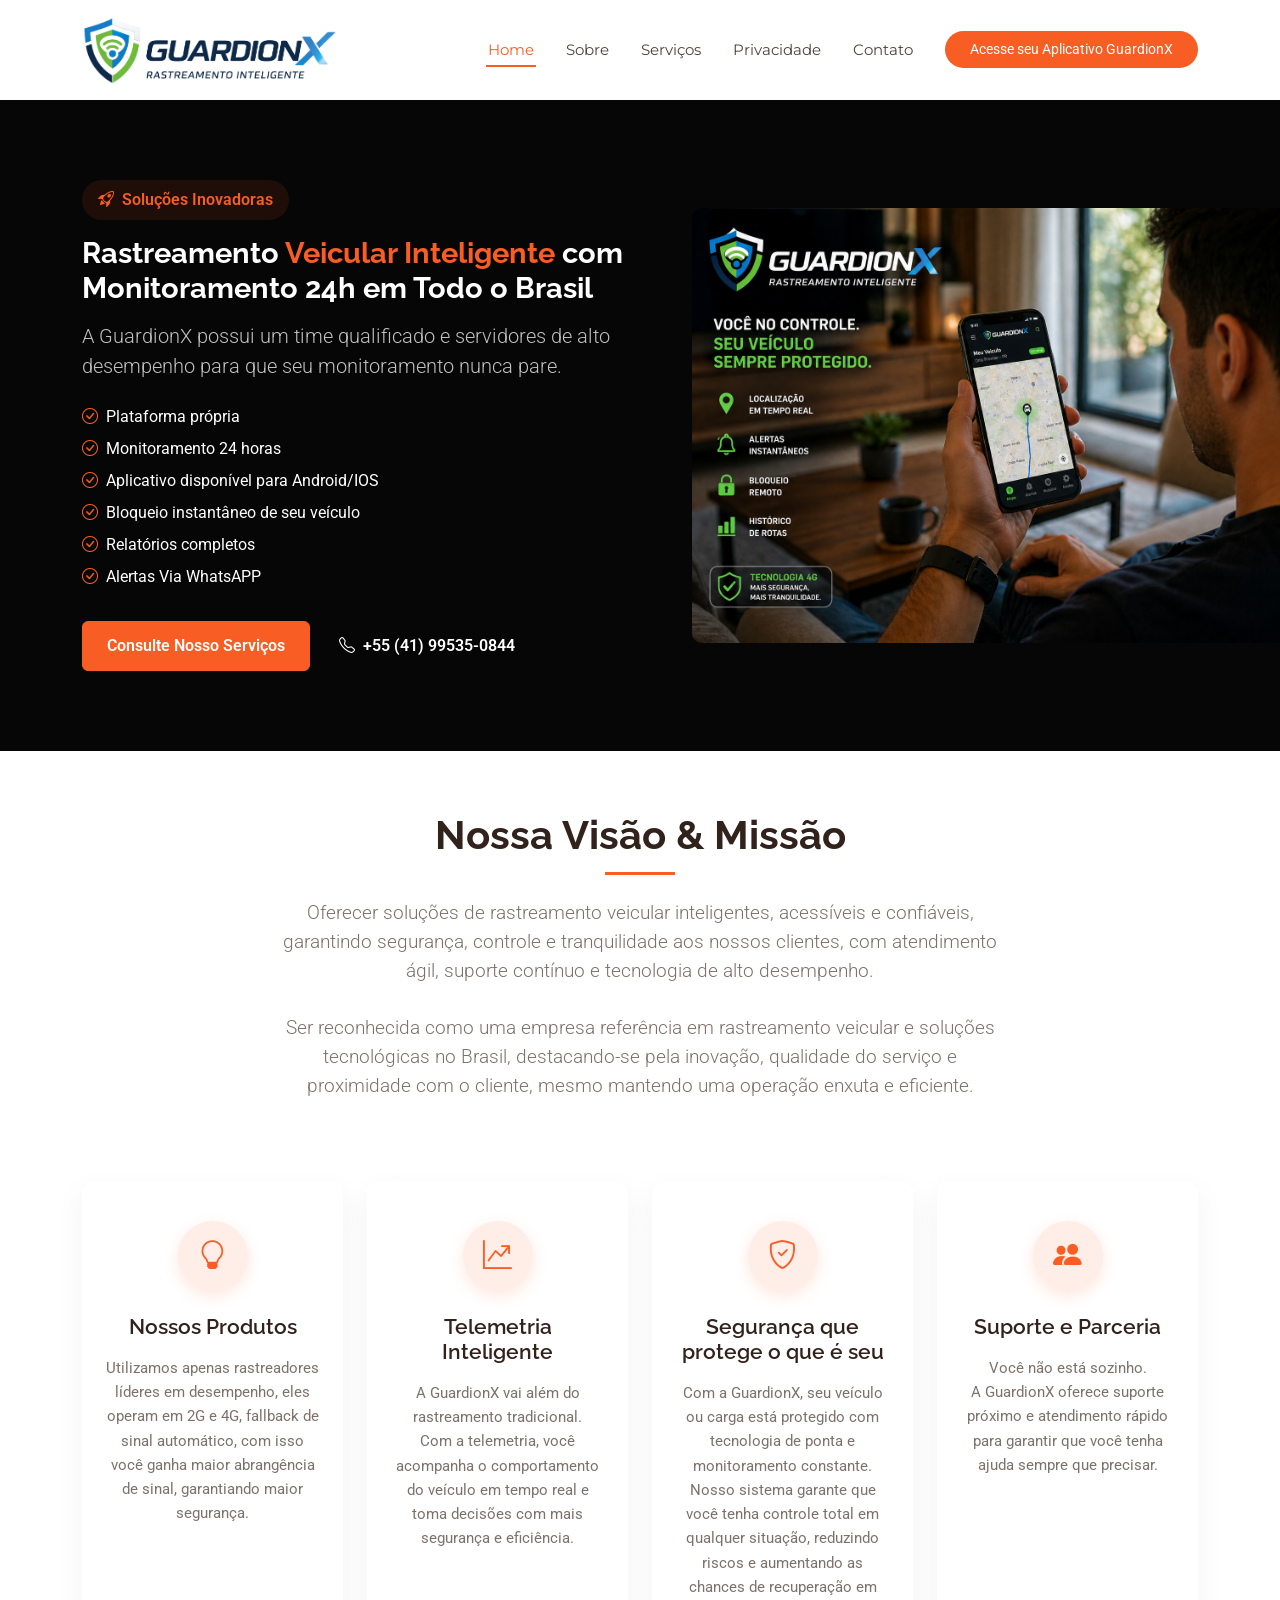
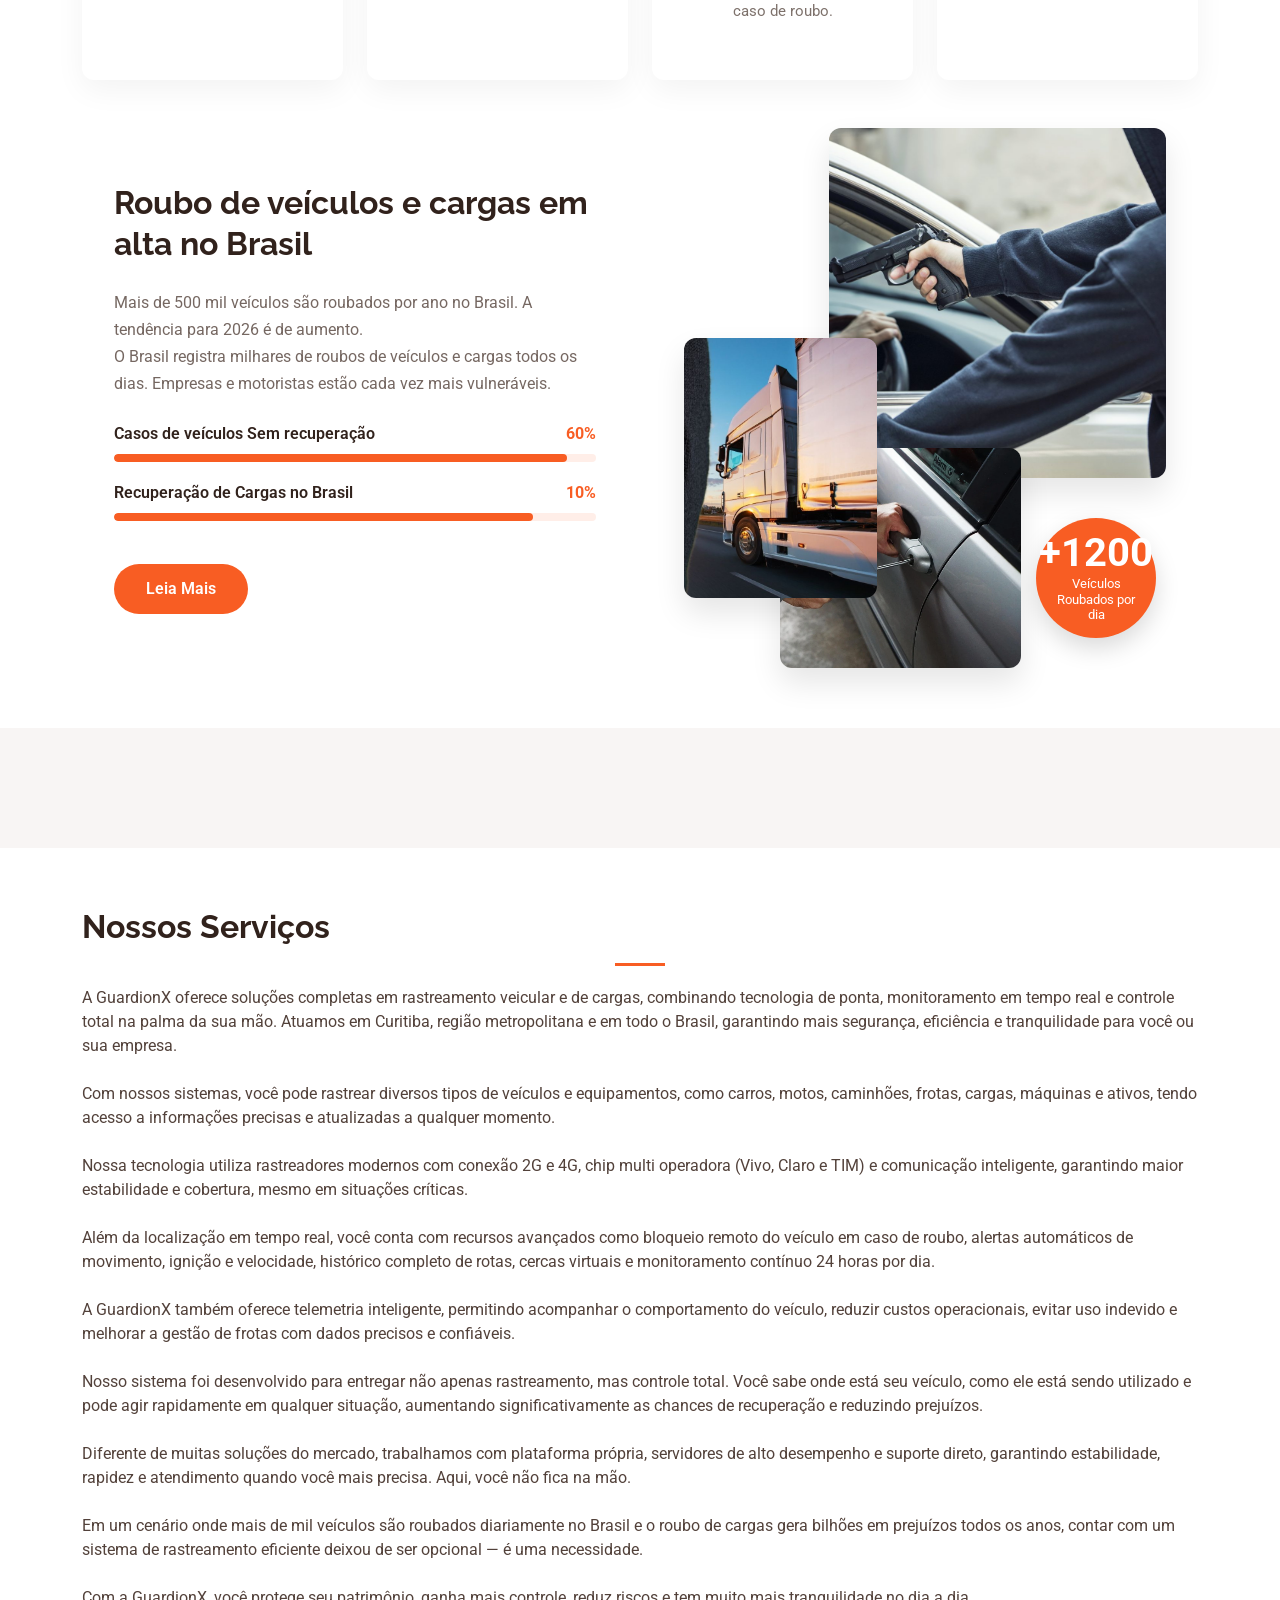
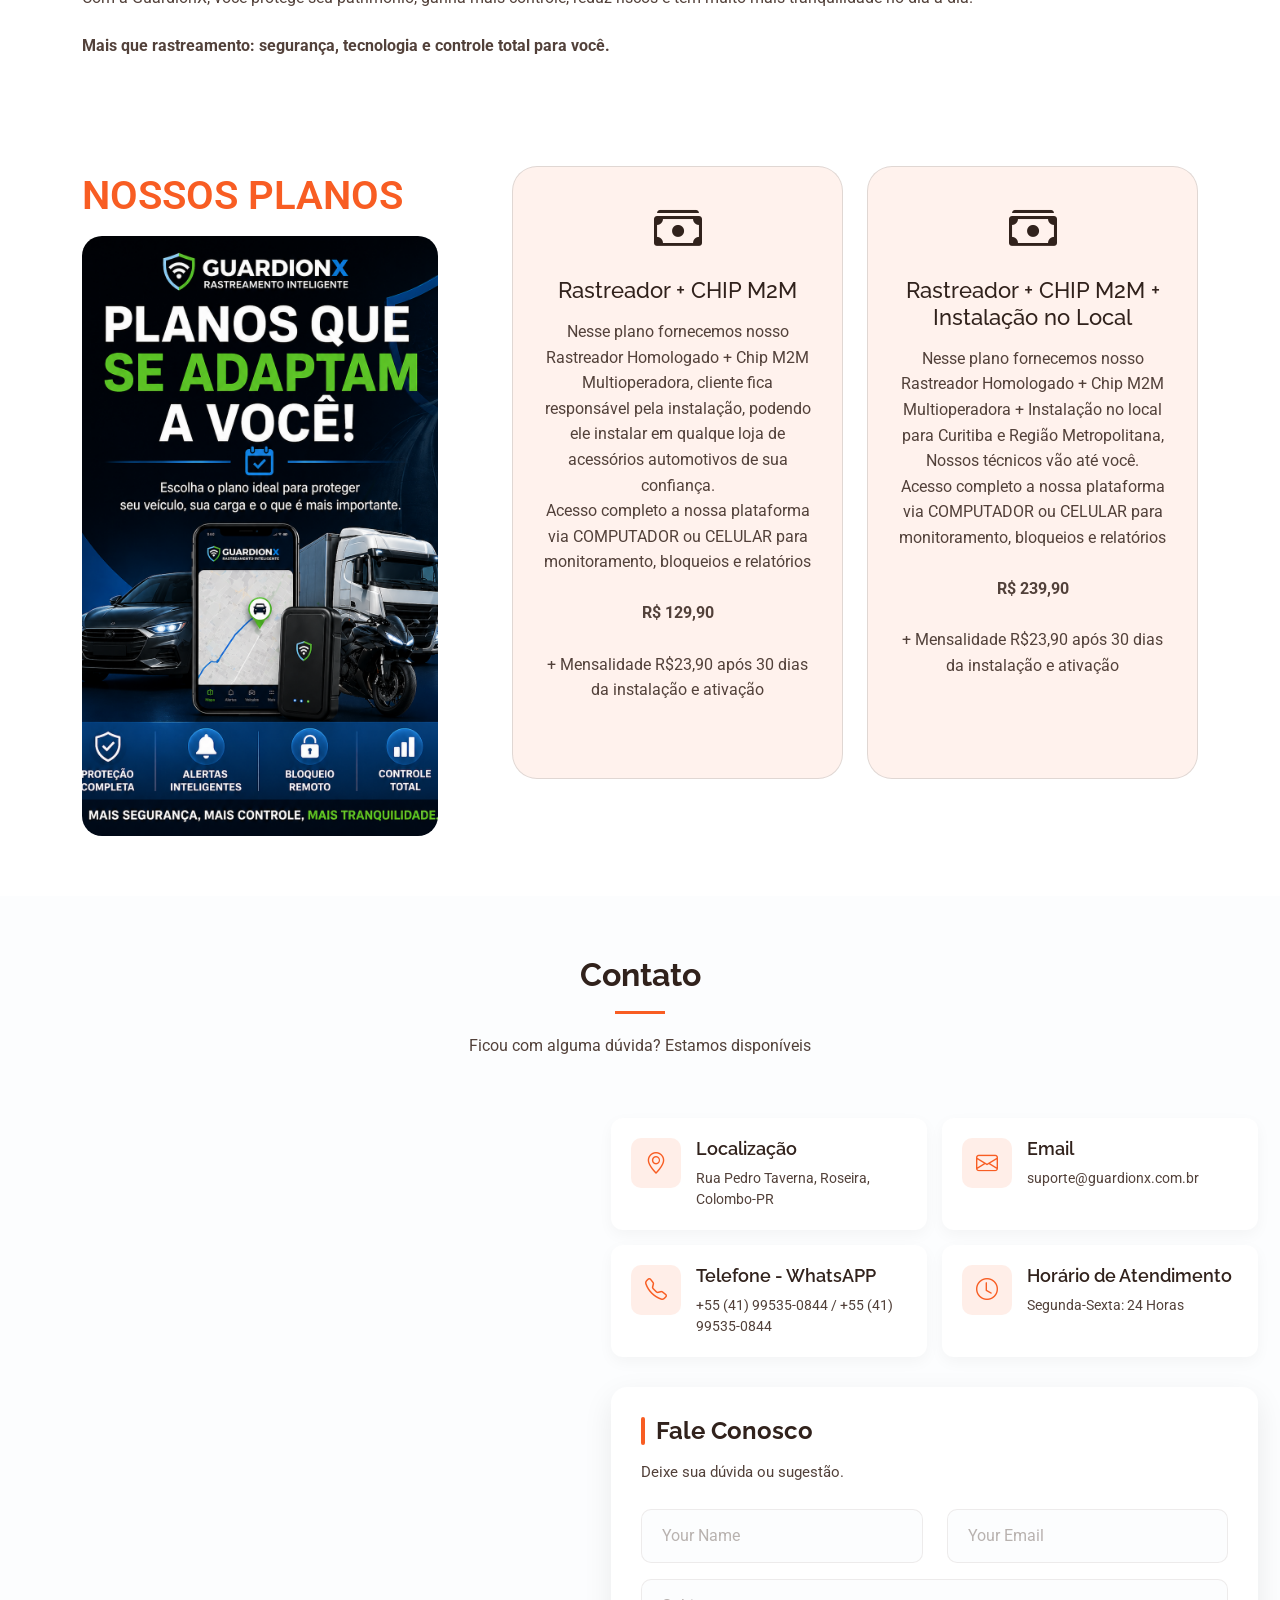
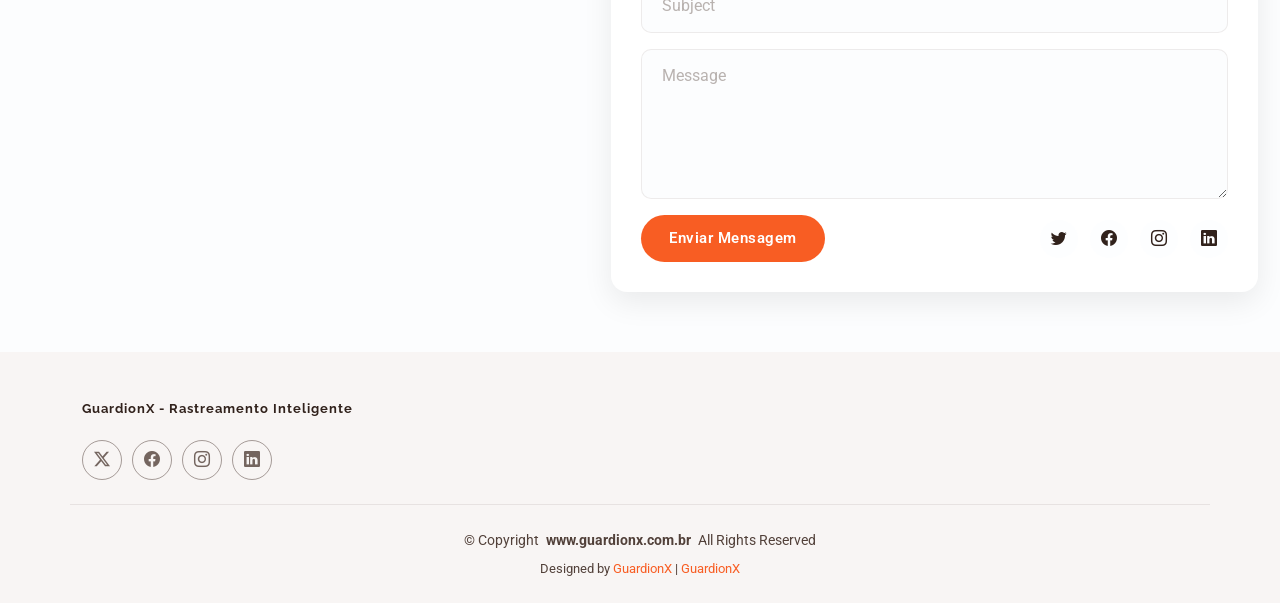
<file: index.html>
<!DOCTYPE html>
<html lang="pt-BR">

<head>
  <meta charset="utf-8">
  <meta content="width=device-width, initial-scale=1.0" name="viewport">
  <!-- <title>GuardionX - Rastreamento Veicular</title> -->
  <title>Rastreamento Veicular em Curitiba e Brasil | GuardionX Monitoramento 24h</title>
  <!-- <meta name="description" content="">
  <meta name="keywords" content=""> -->
  <meta name="description" content="Rastreamento veicular com bloqueio remoto, monitoramento 24h e telemetria inteligente. Atendemos Curitiba e todo o Brasil. Proteja seu veículo com a GuardionX.">
  <meta name="keywords" content="rastreamento veicular, rastreador veicular, bloqueador veicular, monitoramento de veículos, rastreamento Curitiba, rastreador carro, segurança veicular, rastreamento Colombo, rastreamento Quatro Barras, rastreamento São Jose dos Pinhais, rastreamento Araucaria, rastreamento Fazenda Rio Grande, rastreamento Piraquara">


  <!-- Favicons -->
  <link href="assets/img/logotopo.png" rel="icon">
  <link href="assets/img/apple-touch-icon.png" rel="apple-touch-icon">

  <!-- Fonts -->
  <link href="https://fonts.googleapis.com" rel="preconnect">
  <link href="https://fonts.gstatic.com" rel="preconnect" crossorigin>
  <link href="https://fonts.googleapis.com/css2?family=Roboto:ital,wght@0,100;0,300;0,400;0,500;0,700;0,900;1,100;1,300;1,400;1,500;1,700;1,900&family=Montserrat:ital,wght@0,100;0,200;0,300;0,400;0,500;0,600;0,700;0,800;0,900;1,100;1,200;1,300;1,400;1,500;1,600;1,700;1,800;1,900&family=Raleway:ital,wght@0,100;0,200;0,300;0,400;0,500;0,600;0,700;0,800;0,900;1,100;1,200;1,300;1,400;1,500;1,600;1,700;1,800;1,900&display=swap" rel="stylesheet">

  <!-- Vendor CSS Files -->
  <link href="assets/vendor/bootstrap/css/bootstrap.min.css" rel="stylesheet">
  <link href="assets/vendor/bootstrap-icons/bootstrap-icons.css" rel="stylesheet">
  <link href="assets/vendor/aos/aos.css" rel="stylesheet">
  <link href="assets/vendor/swiper/swiper-bundle.min.css" rel="stylesheet">

  <!-- Main CSS File -->
  <link href="assets/css/main.css" rel="stylesheet">

  <!-- =======================================================
  * Template Name: Scout
  * Template URL: https://bootstrapmade.com/scout-bootstrap-multipurpose-template/
  * Updated: May 05 2025 with Bootstrap v5.3.5
  * Author: BootstrapMade.com
  * License: https://bootstrapmade.com/license/
  ======================================================== -->
<script type="application/ld+json">
{
  "@context": "https://schema.org",
  "@type": "LocalBusiness",
  "name": "GuardionX",
  "image": "https://www.guardionx.com.br/assets/img/logo.png",
  "address": {
    "@type": "PostalAddress",
    "streetAddress": "Rua Pedro Taverna",
    "addressLocality": "Colombo",
    "addressRegion": "PR",
    "addressCountry": "BR"
  },
  "telephone": "+5541995350844",
  "url": "https://www.guardionx.com.br"
}
</script>

</head>

<body class="index-page">

  <header id="header" class="header d-flex align-items-center sticky-top">
    <div class="container-fluid container-xl position-relative d-flex align-items-center">

      <a href="index.html" class="logo d-flex align-items-center me-auto">
        <!-- Uncomment the line below if you also wish to use an image logo -->
        <!-- <img src="assets/img/logo.webp" alt=""> -->
        <img src="assets/img/logo.png" alt="Logotipo da GuardionX - Rastreamento Veicular Inteligente">
        <!--<h1 class="sitename"><b>GuardionX</b> - Rastreamento Veicular Inteligente</h1>-->
      </a>

      <nav id="navmenu" class="navmenu">
        <ul>
          <li><a href="#home" class="active">Home</a></li>
          <li><a href="#sobre">Sobre</a></li>
          <li><a href="#services">Serviços</a></li>
          <li><a href="privacidade.html">Privacidade</a></li>
         <!-- <li class="dropdown"><a href="#"><span>Menu</span> <i class="bi bi-chevron-down toggle-dropdown"></i></a>
            <ul>
              <li><a href="#">Dropdown 1</a></li>
              <li class="dropdown"><a href="#"><span>Deep Dropdown</span> <i class="bi bi-chevron-down toggle-dropdown"></i></a>
                <ul>
                  <li><a href="#">Deep Dropdown 1</a></li>
                  <li><a href="#">Deep Dropdown 2</a></li>
                  <li><a href="#">Deep Dropdown 3</a></li>
                  <li><a href="#">Deep Dropdown 4</a></li>
                  <li><a href="#">Deep Dropdown 5</a></li>
                </ul>
              </li> 
              <li><a href="#">Dropdown 2</a></li>
              <li><a href="#">Dropdown 3</a></li>
              <li><a href="#">Dropdown 4</a></li>
            </ul>
          </li> -->
          <li><a href="#contato">Contato</a></li>
        </ul>
        <i class="mobile-nav-toggle d-xl-none bi bi-list"></i>
      </nav>

    <a class="btn-getstarted"
   href="https://app.guardionx.com.br"
   target="_blank"
   rel="noopener noreferrer">
   Acesse seu Aplicativo GuardionX
</a>

    </div>
  </header>

  <main class="main">

    <!-- home Section -->
    <section id="home" class="home section dark-background">
      <div class="container" data-aos="fade-up">
        <div class="row align-items-center">
          <div class="col-lg-6">
            <div class="home-content" data-aos="fade-up" data-aos-delay="100">
              <div class="home-tag">
                <i class="bi bi-rocket-takeoff"></i>
                <span>Soluções Inovadoras</span>
              </div>
              <h1>Rastreamento <span class="highlight">Veicular Inteligente</span> com Monitoramento 24h em Todo o Brasil</h1>
              <p class="lead">A GuardionX possui um time qualificado e servidores de alto desempenho para que seu monitoramento nunca pare.</p>
              <ul class="home-features">
                <li><i class="bi bi-check-circle"></i> Plataforma própria</li>
                <li><i class="bi bi-check-circle"></i> Monitoramento 24 horas</li>
                <li><i class="bi bi-check-circle"></i> Aplicativo disponível para Android/IOS</li>
                <li><i class="bi bi-check-circle"></i> Bloqueio instantâneo de seu veículo</li>
                <li><i class="bi bi-check-circle"></i> Relatórios completos</li>
                <li><i class="bi bi-check-circle"></i> Alertas Via WhatsAPP</li>
              </ul>
              <div class="home-cta">
                <a href="#services" class="btn btn-primary">Consulte Nosso Serviços</a>
                <a href="tel:+55 (41) 99535-0844" class="btn btn-link"><i class="bi bi-telephone"></i> +55 (41) 99535-0844</a>
              </div>
            </div>
          </div>
          <div class="col-lg-6">
            <div class="home-image-wrapper" data-aos="fade-up" data-aos-delay="300">
              <img src="assets/img/illustration/ImagemSitePrincipal.png" alt="Sistema de rastreamento veicular GuardionX em tempo real" class="img-fluid home-image">
              <!--<div class="stat-card top-right">
                <div class="stat-value">18.9K</div>
                <div class="stat-label">Improved market presence</div>
                <div class="stat-icon">
                  <i class="bi bi-graph-up-arrow"></i>
                </div>
              </div>
              <div class="stat-card bottom-left">
                <div class="stat-value">+450%</div>
                <div class="stat-label">Increased lead generation</div>
                <div class="stat-icon">
                  <i class="bi bi-graph-up"></i>
                </div> -->
              </div>
            </div>
          </div>
        </div>
      </div>
    </section><!-- /home Section -->

    <!-- sobre Section -->
    <section id="sobre" class="sobre section">

      <div class="container" data-aos="fade-up" data-aos-delay="100">

        <div class="row justify-content-center mb-5">
          <div class="col-lg-8 text-center" data-aos="fade-up" data-aos-delay="200">
            <h2 class="section-heading">Nossa Visão &amp; Missão</h2>
            <p class="lead">Oferecer soluções de rastreamento veicular inteligentes, acessíveis e confiáveis, garantindo segurança, controle e tranquilidade aos nossos clientes, com atendimento ágil, suporte contínuo e tecnologia de alto desempenho. <br> <br>Ser reconhecida como uma empresa referência em rastreamento veicular e soluções tecnológicas no Brasil, destacando-se pela inovação, qualidade do serviço e proximidade com o cliente, mesmo mantendo uma operação enxuta e eficiente.</p>
          </div>
        </div>

        <div class="row g-4 mb-5">
          <div class="col-md-6 col-lg-3" data-aos="fade-up" data-aos-delay="100">
            <div class="feature-box">
              <div class="icon-container">
                <i class="bi bi-lightbulb"></i>
              </div>
              <h4>Nossos Produtos</h4>
              <p>Utilizamos apenas rastreadores líderes em desempenho, eles operam em 2G e 4G, fallback de sinal automático, com isso você ganha maior abrangência de sinal, garantiando maior segurança.</p>
            </div>
          </div>

          <div class="col-md-6 col-lg-3" data-aos="fade-up" data-aos-delay="200">
            <div class="feature-box">
              <div class="icon-container">
                <i class="bi bi-graph-up-arrow"></i>
              </div>
              <h4>Telemetria Inteligente</h4>
              <p>A GuardionX vai além do rastreamento tradicional. <br> Com a telemetria, você acompanha o comportamento do veículo em tempo real e toma decisões com mais segurança e eficiência.</p>
            </div>
          </div>

          <div class="col-md-6 col-lg-3" data-aos="fade-up" data-aos-delay="300">
            <div class="feature-box">
              <div class="icon-container">
                <i class="bi bi-shield-check"></i>
              </div>
              <h4>Segurança que protege o que é seu</h4>
              <p>Com a GuardionX, seu veículo ou carga está protegido com tecnologia de ponta e monitoramento constante. Nosso sistema garante que você tenha controle total em qualquer situação, reduzindo riscos e aumentando as chances de recuperação em caso de roubo.</p>
            </div>
          </div>

          <div class="col-md-6 col-lg-3" data-aos="fade-up" data-aos-delay="400">
            <div class="feature-box">
              <div class="icon-container">
                <i class="bi bi-people-fill"></i>
              </div>
              <h4>Suporte e Parceria</h4>
              <p>Você não está sozinho. <br> A GuardionX oferece suporte próximo e atendimento rápido para garantir que você tenha ajuda sempre que precisar.</p>
            </div>
          </div>
        </div>

        <div class="row align-items-center sobre-showcase">
          <div class="col-lg-6 order-lg-2" data-aos="fade-left" data-aos-delay="300">
            <div class="sobre-image-grid">
              <img src="assets/img/sobre/roubo1.jpg" class="img-grid-main" alt="Our company vision">
              <img src="assets/img/sobre/roubo2.jpg" class="img-grid-secondary" alt="Our team">
              <img src="assets/img/sobre/roubo3.jpg" class="img-grid-tertiary" alt="Our workspace"> 
              <div class="experience-badge" data-aos="zoom-in" data-aos-delay="500">
                <span class="years">+1200</span>
                <span class="text">Veículos Roubados por dia</span>
              </div>
            </div>
          </div>

          <div class="col-lg-6 order-lg-1" data-aos="fade-right" data-aos-delay="200">
            <div class="sobre-content-box">
              <h3>Roubo de veículos e cargas em alta no Brasil</h3>
              <p class="mb-4">Mais de 500 mil veículos são roubados por ano no Brasil. A tendência para 2026 é de aumento. <br> O Brasil registra milhares de roubos de veículos e cargas todos os dias. Empresas e motoristas estão cada vez mais vulneráveis.</p>

              <div class="progress-item">
                <div class="d-flex justify-content-between">
                  <span class="progress-title">Casos de veículos Sem recuperação</span>
                  <span class="progress-percent">60%</span>
                </div>
                <div class="progress">
                  <div class="progress-bar" role="progressbar" style="width: 94%" aria-valuenow="94" aria-valuemin="0" aria-valuemax="100"></div>
                </div>
              </div>

              <div class="progress-item">
                <div class="d-flex justify-content-between">
                  <span class="progress-title">Recuperação de Cargas no Brasil</span>
                  <span class="progress-percent">10%</span>
                </div>
                <div class="progress">
                  <div class="progress-bar" role="progressbar" style="width: 87%" aria-valuenow="87" aria-valuemin="0" aria-valuemax="100"></div>
                </div>
              </div>

              <!--<div class="progress-item">
                <div class="d-flex justify-content-between">
                  <span class="progress-title">Market Research</span>
                  <span class="progress-percent">92%</span>
                </div>
                <div class="progress">
                  <div class="progress-bar" role="progressbar" style="width: 92%" aria-valuenow="92" aria-valuemin="0" aria-valuemax="100"></div>
                </div>
              </div> -->

              <a href="sobre.html" class="btn btn-discover mt-4">Leia Mais</a>
            </div>
          </div>
        </div>

      </div>

    </section><!-- /sobre Section -->

    <!-- Stats Section -->
    <section id="stats" class="stats section light-background">

      <div class="container" data-aos="fade-up" data-aos-delay="100">

        <div class="row gy-4">

           <!-- Quando tiver vários clientes, descomentar -->
         <!-- <div class="col-lg-6 col-md-12">
            <div class="stats-overview text-center text-lg-start" data-aos="fade-right" data-aos-delay="200">
              <h3>Our growth in numbers</h3>
              <p>Lorem ipsum dolor sit amet, consectetur adipiscing elit. Sed euismod magna vel libero tincidunt, in finibus nisi faucibus. Proin vel erat nec orci sagittis ullamcorper vel at urna.</p>
            </div>
          </div>

          <div class="col-lg-6 col-md-12">
            <div class="stats-grid" data-aos="zoom-in" data-aos-delay="300">
              <div class="stats-card">
                <div class="stats-icon">
                  <i class="bi bi-people-fill"></i>
                </div>
                <div class="stats-content">
                  <div class="stats-number">
                    <span data-purecounter-start="0" data-purecounter-end="232" data-purecounter-duration="1" class="purecounter"></span><span class="plus">+</span>
                  </div>
                  <p>Happy Clients</p>
                </div>
              </div>

              <div class="stats-card">
                <div class="stats-icon">
                  <i class="bi bi-folder2-open"></i>
                </div>
                <div class="stats-content">
                  <div class="stats-number">
                    <span data-purecounter-start="0" data-purecounter-end="521" data-purecounter-duration="1" class="purecounter"></span><span class="plus">+</span>
                  </div>
                  <p>Completed Projects</p>
                </div>
              </div>

              <div class="stats-card">
                <div class="stats-icon">
                  <i class="bi bi-headset"></i>
                </div>
                <div class="stats-content">
                  <div class="stats-number">
                    <span data-purecounter-start="0" data-purecounter-end="1453" data-purecounter-duration="1" class="purecounter"></span><span class="plus">+</span>
                  </div>
                  <p>Support Hours</p>
                </div>
              </div>

              <div class="stats-card">
                <div class="stats-icon">
                  <i class="bi bi-person-workspace"></i>
                </div>
                <div class="stats-content">
                  <div class="stats-number">
                    <span data-purecounter-start="0" data-purecounter-end="32" data-purecounter-duration="1" class="purecounter"></span><span class="plus">+</span>
                  </div>
                  <p>Expert Team Members</p>
                </div>
              </div>
            </div>
          </div>

        </div>

      </div> -->

    </section><!-- /Stats Section -->

    <!-- Services Section -->
    <section id="services" class="services section">

      <!-- Section Title -->
      <div class="container section-title" data-aos="fade-up" style="text-align: left;">
        <h2>Nossos Serviços</h2>
        <p>A GuardionX oferece soluções completas em rastreamento veicular e de cargas, combinando tecnologia de ponta, monitoramento em tempo real e controle total na palma da sua mão. Atuamos em Curitiba, região metropolitana e em todo o Brasil, garantindo mais segurança, eficiência e tranquilidade para você ou sua empresa.
          <br>
          <br> Com nossos sistemas, você pode rastrear diversos tipos de veículos e equipamentos, como carros, motos, caminhões, frotas, cargas, máquinas e ativos, tendo acesso a informações precisas e atualizadas a qualquer momento.
          <br>
          <br> Nossa tecnologia utiliza rastreadores modernos com conexão 2G e 4G, chip multi operadora (Vivo, Claro e TIM) e comunicação inteligente, garantindo maior estabilidade e cobertura, mesmo em situações críticas.
          <br>
          <br> Além da localização em tempo real, você conta com recursos avançados como bloqueio remoto do veículo em caso de roubo, alertas automáticos de movimento, ignição e velocidade, histórico completo de rotas, cercas virtuais e monitoramento contínuo 24 horas por dia.
          <br>
          <br> A GuardionX também oferece telemetria inteligente, permitindo acompanhar o comportamento do veículo, reduzir custos operacionais, evitar uso indevido e melhorar a gestão de frotas com dados precisos e confiáveis.
          <br>
          <br>Nosso sistema foi desenvolvido para entregar não apenas rastreamento, mas controle total. Você sabe onde está seu veículo, como ele está sendo utilizado e pode agir rapidamente em qualquer situação, aumentando significativamente as chances de recuperação e reduzindo prejuízos.
          <br>
          <br> Diferente de muitas soluções do mercado, trabalhamos com plataforma própria, servidores de alto desempenho e suporte direto, garantindo estabilidade, rapidez e atendimento quando você mais precisa. Aqui, você não fica na mão.
          <br>
          <br> Em um cenário onde mais de mil veículos são roubados diariamente no Brasil e o roubo de cargas gera bilhões em prejuízos todos os anos, contar com um sistema de rastreamento eficiente deixou de ser opcional — é uma necessidade.
          <br>
          <br> Com a GuardionX, você protege seu patrimônio, ganha mais controle, reduz riscos e tem muito mais tranquilidade no dia a dia.
          <br>
          <br> <b>Mais que rastreamento: segurança, tecnologia e controle total para você.</b>
        </p>
      </div><!-- End Section Title -->

      <br>
      <br>

      <div class="container" data-aos="fade-up" data-aos-delay="100">

        <div class="services-row">
          <div class="row">
            <div class="col-lg-4">
              <div class="services-headline" data-aos="fade-up">
                <p class="services-subtitle">NOSSOS PLANOS</p>
               <!-- <h2 class="services-title">Escolha sua melhor opção</h2> -->
              </div>

              <!-- <div class="services-description" data-aos="fade-up" data-aos-delay="100">
                <p>depois coloco algo</p>
              </div> -->

              <div class="services-image-container" data-aos="fade-up" data-aos-delay="200">
                <div class="services-image">
                  <img src="assets/img/services/planosok.png" alt="Services" class="img-fluid">
                </div>
              </div>
            </div>

            <div class="col-lg-8">
              <div class="services-grid">
                <div class="row gy-4">
                  <!-- Service Item 1 -->
                  <div class="col-md-6" data-aos="fade-up" data-aos-delay="100">
                    <div class="service-card">
                      <div class="service-content text-center">
                        <div class="service-icon">
                          <i class="bi bi-cash-stack"></i>
                        </div>
                        <div class="service-info">
                          <h3><a href="#">Rastreador + CHIP M2M</a></h3>
                          <p>Nesse plano fornecemos nosso Rastreador Homologado + Chip M2M Multioperadora, cliente fica responsável pela instalação, podendo ele instalar em qualque loja de acessórios automotivos de sua confiança. <br> Acesso completo a nossa plataforma via COMPUTADOR ou CELULAR para monitoramento, bloqueios e relatórios  <br><br> <b>R$ 129,90</b> <br><br> + Mensalidade R$23,90 após 30 dias da instalação e ativação </p>
                          <div class="service-action">
                            <!-- <a href="service-details.html" class="read-more-btn">Details <i class="bi bi-arrow-right"></i></a> -->
                          </div>
                        </div>
                      </div>
                    </div>
                  </div>

                  <!-- Service Item 2 -->
                  <div class="col-md-6" data-aos="fade-up" data-aos-delay="200">
                    <div class="service-card">
                      <div class="service-content text-center">
                        <div class="service-icon">
                          <i class="bi bi-cash-stack"></i>
                        </div>
                        <div class="service-info">
                          <h3><a href="#">Rastreador + CHIP M2M + Instalação no Local</a></h3>
                          <p>Nesse plano fornecemos nosso Rastreador Homologado + Chip M2M Multioperadora + Instalação no local para Curitiba e Região Metropolitana, Nossos técnicos vão até você. <br> Acesso completo a nossa plataforma via COMPUTADOR ou CELULAR para monitoramento, bloqueios e relatórios <br><br> <b>R$ 239,90</b> <br><br> + Mensalidade R$23,90 após 30 dias da instalação e ativação</p>
                          <div class="service-action">
                            <!-- <a href="service-details.html" class="read-more-btn">View More <i class="bi bi-arrow-right"></i></a> -->
                          </div>
                        </div>
                      </div>
                    </div>
                  </div>

                <!-- Service Item 3 -->
                  <!-- <div class="col-md-6" data-aos="fade-up" data-aos-delay="300">
                    <div class="service-card">
                      <div class="service-content text-center">
                        <div class="service-icon">
                          <i class="bi bi-bar-chart"></i>
                        </div>
                        <div class="service-info">
                          <h3><a href="#">Performance Analysis</a></h3>
                          <p>We analyze your data to provide actionable insights, helping you make informed decisions for future growth.</p>
                          <div class="service-action">
                            <a href="service-details.html" class="read-more-btn">Read More <i class="bi bi-arrow-right"></i></a>
                          </div>
                        </div>
                      </div>
                    </div>
                  </div> -->

                  <!-- Service Item 4 -->
                <!--  <div class="col-md-6" data-aos="fade-up" data-aos-delay="400">
                    <div class="service-card">
                      <div class="service-content text-center">
                        <div class="service-icon">
                          <i class="bi bi-pie-chart"></i>
                        </div>
                        <div class="service-info">
                          <h3><a href="#">Market Research</a></h3>
                          <p>Understanding your market is key, and we provide comprehensive research to give you a competitive edge.</p>
                          <div class="service-action">
                            <a href="service-details.html" class="read-more-btn">Learn More <i class="bi bi-arrow-right"></i></a>
                          </div> -->
                        </div>
                      </div>
                    </div>
                  </div>
                </div>
              </div>
            </div>
          </div>
        </div>

      </div>

    </section><!-- /Services Section -->

     <!-- Removi tudo até mapa, depois reavaliar e ajustar e liberar Olha original-->



  

    <!-- contato Section -->
    <section id="contato" class="contato section">
      <!-- Section Title -->
      <div class="container section-title" data-aos="fade-up">
        <h2>Contato</h2>
        <p>Ficou com alguma dúvida? Estamos disponíveis </p>
      </div><!-- End Section Title -->

      <div class="container" data-aos="fade-up" data-aos-delay="100">
        <div class="contato-main-wrapper">
          <div class="map-wrapper">
          <iframe src="https://www.google.com/maps/embed?pb=!1m18!1m12!1m3!1d758.387346179599!2d-49.11695130306525!3d-25.286777618746502!2m3!1f0!2f0!3f0!3m2!1i1024!2i768!4f13.1!3m3!1m2!1s0x94dceb850fc1c903%3A0x12a5a2acbe711bee!2sGuardionX!5e0!3m2!1spt-BR!2sbr!4v1777332473505!5m2!1spt-BR!2sbr" width="600" height="450" style="border:0;" allowfullscreen="" loading="lazy" referrerpolicy="no-referrer-when-downgrade"></iframe>
          </div>

          <div class="contato-content">
            <div class="contato-cards-container" data-aos="fade-up" data-aos-delay="300">
              <div class="contato-card">
                <div class="icon-box">
                  <i class="bi bi-geo-alt"></i>
                </div>
                <div class="contato-text">
                  <h4>Localização</h4>
                  <p>Rua Pedro Taverna, Roseira, Colombo-PR </p>
                </div>
              </div>

              <div class="contato-card">
                <div class="icon-box">
                  <i class="bi bi-envelope"></i>
                </div>
                <div class="contato-text">
                  <h4>Email</h4>
                  <p>suporte@guardionx.com.br</p>
                </div>
              </div>

              <div class="contato-card">
                <div class="icon-box">
                  <i class="bi bi-telephone"></i>
                </div>
                <div class="contato-text">
                  <h4>Telefone - WhatsAPP</h4>
                  <p>+55 (41) 99535-0844 / +55 (41) 99535-0844</p>
                </div>
              </div>

              <div class="contato-card">
                <div class="icon-box">
                  <i class="bi bi-clock"></i>
                </div>
                <div class="contato-text">
                  <h4>Horário de Atendimento</h4>
                  <p>Segunda-Sexta: 24 Horas</p>
                </div>
              </div>
            </div>

            <div class="contato-form-container" data-aos="fade-up" data-aos-delay="400">
              <h3>Fale Conosco</h3>
              <p>Deixe sua dúvida ou sugestão.</p>

              <form action="forms/contato.php" method="post" class="php-email-form">
                <div class="row">
                  <div class="col-md-6 form-group">
                    <input type="text" name="name" class="form-control" id="name" placeholder="Your Name" required="">
                  </div>
                  <div class="col-md-6 form-group mt-3 mt-md-0">
                    <input type="email" class="form-control" name="email" id="email" placeholder="Your Email" required="">
                  </div>
                </div>
                <div class="form-group mt-3">
                  <input type="text" class="form-control" name="subject" id="subject" placeholder="Subject" required="">
                </div>
                <div class="form-group mt-3">
                  <textarea class="form-control" name="message" rows="5" placeholder="Message" required=""></textarea>
                </div>

                <div class="my-3">
                  <div class="loading">Carregando</div>
                  <div class="error-message"></div>
                  <div class="sent-message">Sua Mensagem foi enviada. Obrigado!</div>
                </div>

                <div class="form-submit">
                  <button type="submit">Enviar Mensagem</button>
                  <div class="social-links">
                    <a href="#"><i class="bi bi-twitter"></i></a>
                    <a href="#"><i class="bi bi-facebook"></i></a>
                    <a href="#"><i class="bi bi-instagram"></i></a>
                    <a href="#"><i class="bi bi-linkedin"></i></a>
                  </div>
                </div>
              </form>
            </div>
          </div>
        </div>
      </div>
    </section><!-- /contato Section -->

  </main>

  <footer id="footer" class="footer position-relative light-background">

    <div class="container footer-top">
      <div class="row gy-4">
        <div class="col-lg-4 col-md-6 footer-sobre">
          <a href="index.html" class="logo d-flex align-items-center">
            <span class="sitename">GuardionX - Rastreamento Inteligente</span>
          </a>
         <!-- <div class="footer-contato pt-3">
            <p>Rua Pedro Taver</p>
            <p>New York, NY 535022</p>
            <p class="mt-3"><strong>Phone:</strong> <span>+1 5589 55488 55</span></p>
            <p><strong>Email:</strong> <span>info@example.com</span></p>
          </div> -->
          <div class="social-links d-flex mt-4">
            <a href=""><i class="bi bi-twitter-x"></i></a>
            <a href=""><i class="bi bi-facebook"></i></a>
            <a href=""><i class="bi bi-instagram"></i></a>
            <a href=""><i class="bi bi-linkedin"></i></a>
          </div>
        </div>

      <!--  <div class="col-lg-2 col-md-3 footer-links">
          <h4>Useful Links</h4>
          <ul>
            <li><a href="#">Home</a></li>
            <li><a href="#">sobre us</a></li>
            <li><a href="#">Services</a></li>
            <li><a href="#">Terms of service</a></li>
            <li><a href="#">Privacy policy</a></li>
          </ul>
        </div>

        <div class="col-lg-2 col-md-3 footer-links">
          <h4>Our Services</h4>
          <ul>
            <li><a href="#">Web Design</a></li>
            <li><a href="#">Web Development</a></li>
            <li><a href="#">Product Management</a></li>
            <li><a href="#">Marketing</a></li>
            <li><a href="#">Graphic Design</a></li>
          </ul>
        </div>

        <div class="col-lg-2 col-md-3 footer-links">
          <h4>Hic solutasetp</h4>
          <ul>
            <li><a href="#">Molestiae accusamus iure</a></li>
            <li><a href="#">Excepturi dignissimos</a></li>
            <li><a href="#">Suscipit distinctio</a></li>
            <li><a href="#">Dilecta</a></li>
            <li><a href="#">Sit quas consectetur</a></li>
          </ul>
        </div>

        <div class="col-lg-2 col-md-3 footer-links">
          <h4>Nobis illum</h4>
          <ul>
            <li><a href="#">Ipsam</a></li>
            <li><a href="#">Laudantium dolorum</a></li>
            <li><a href="#">Dinera</a></li>
            <li><a href="#">Trodelas</a></li>
            <li><a href="#">Flexo</a></li>
          </ul>
        </div>

      </div>
    </div> -->

    <div class="container copyright text-center mt-4">
      <p>© <span>Copyright</span> <strong class="px-1 sitename">www.guardionx.com.br</strong> <span>All Rights Reserved</span></p>
      <div class="credits">
        <!-- All the links in the footer should remain intact. -->
        <!-- You can delete the links only if you've purchased the pro version. -->
        <!-- Licensing information: https://bootstrapmade.com/license/ -->
        <!-- Purchase the pro version with working PHP/AJAX contato form: [buy-url] -->
        Designed by <a href="https://wwww.guardionx.com.br/">GuardionX</a> | <a href="https://guardionx.com.br">GuardionX</a>
      </div>
    </div>

  </footer>

  <!-- Scroll Top -->
  <a href="#" id="scroll-top" class="scroll-top d-flex align-items-center justify-content-center"><i class="bi bi-arrow-up-short"></i></a>

  <!-- Vendor JS Files -->
  <script src="assets/vendor/bootstrap/js/bootstrap.bundle.min.js"></script>
  <script src="assets/vendor/php-email-form/validate.js"></script>
  <script src="assets/vendor/aos/aos.js"></script>
  <script src="assets/vendor/purecounter/purecounter_vanilla.js"></script>
  <script src="assets/vendor/swiper/swiper-bundle.min.js"></script>

  <!-- Main JS File -->
  <script src="assets/js/main.js"></script>

</body>

</html>
</file>
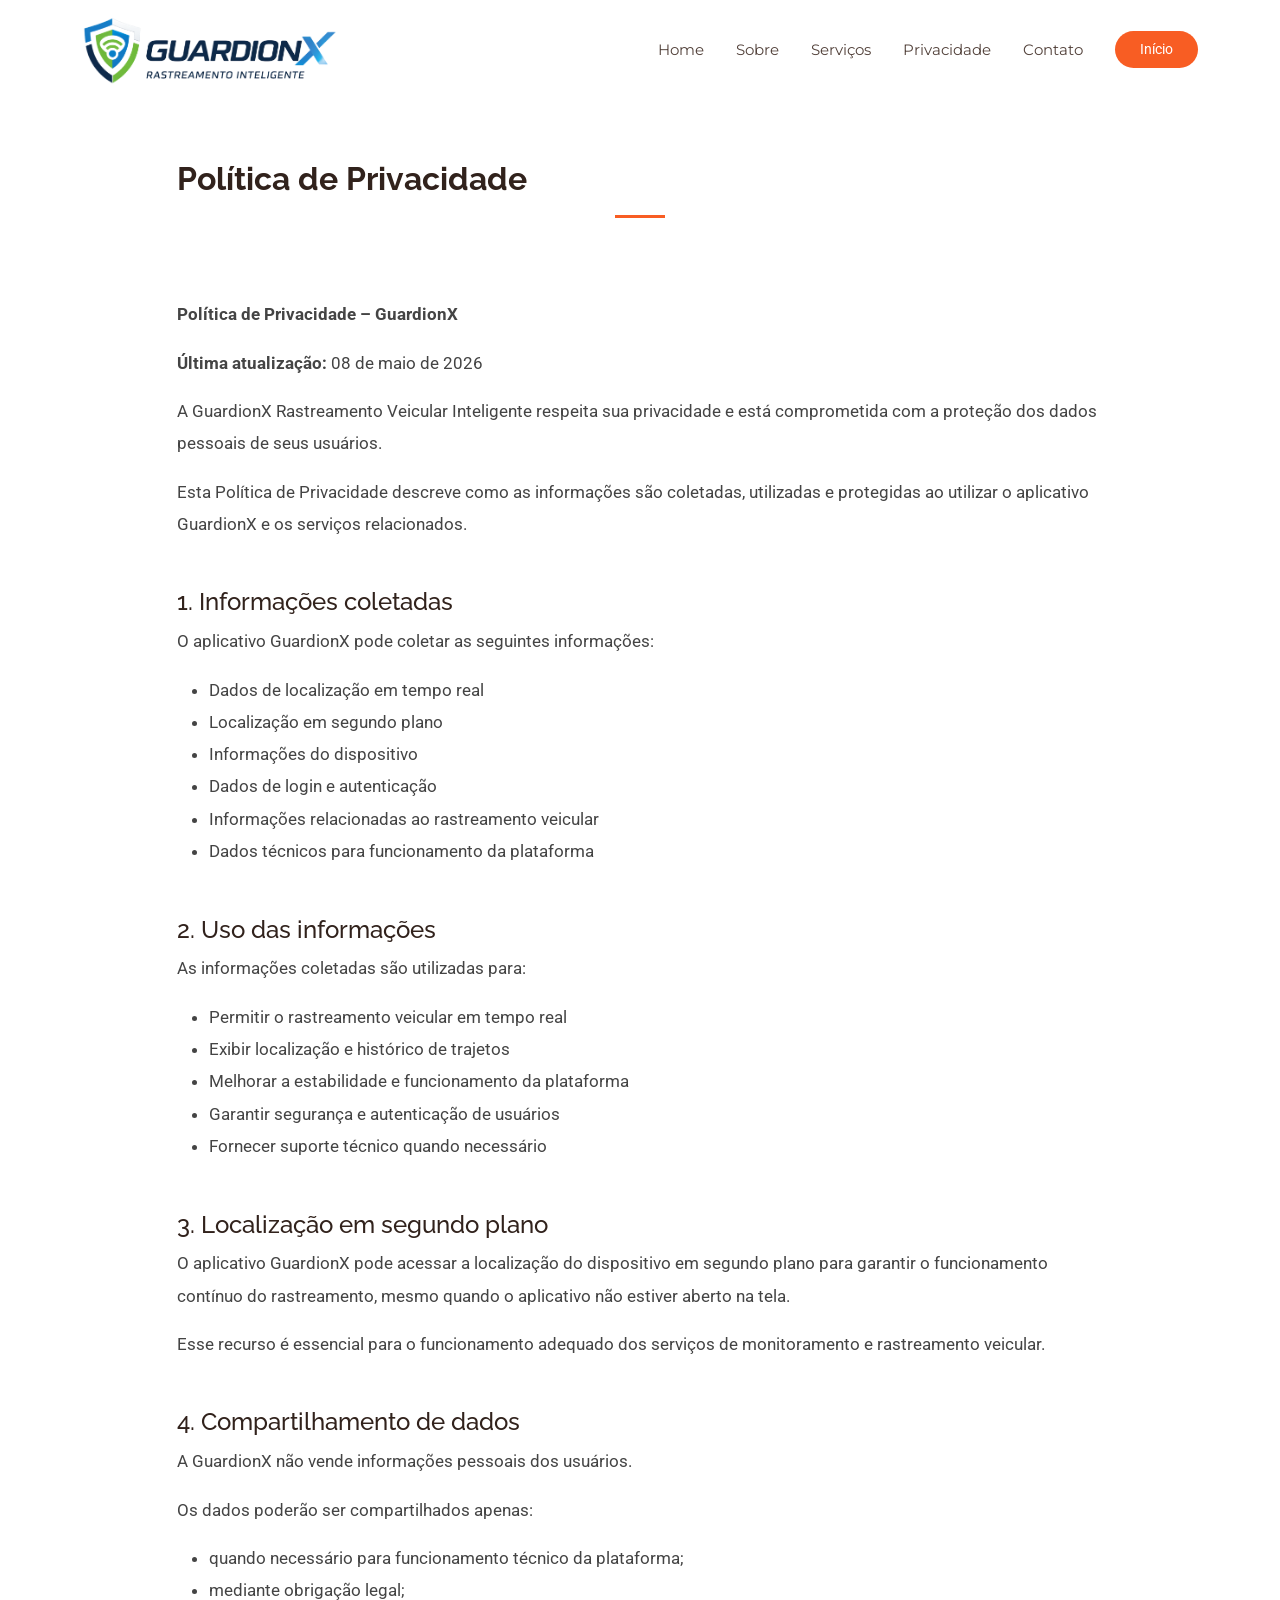
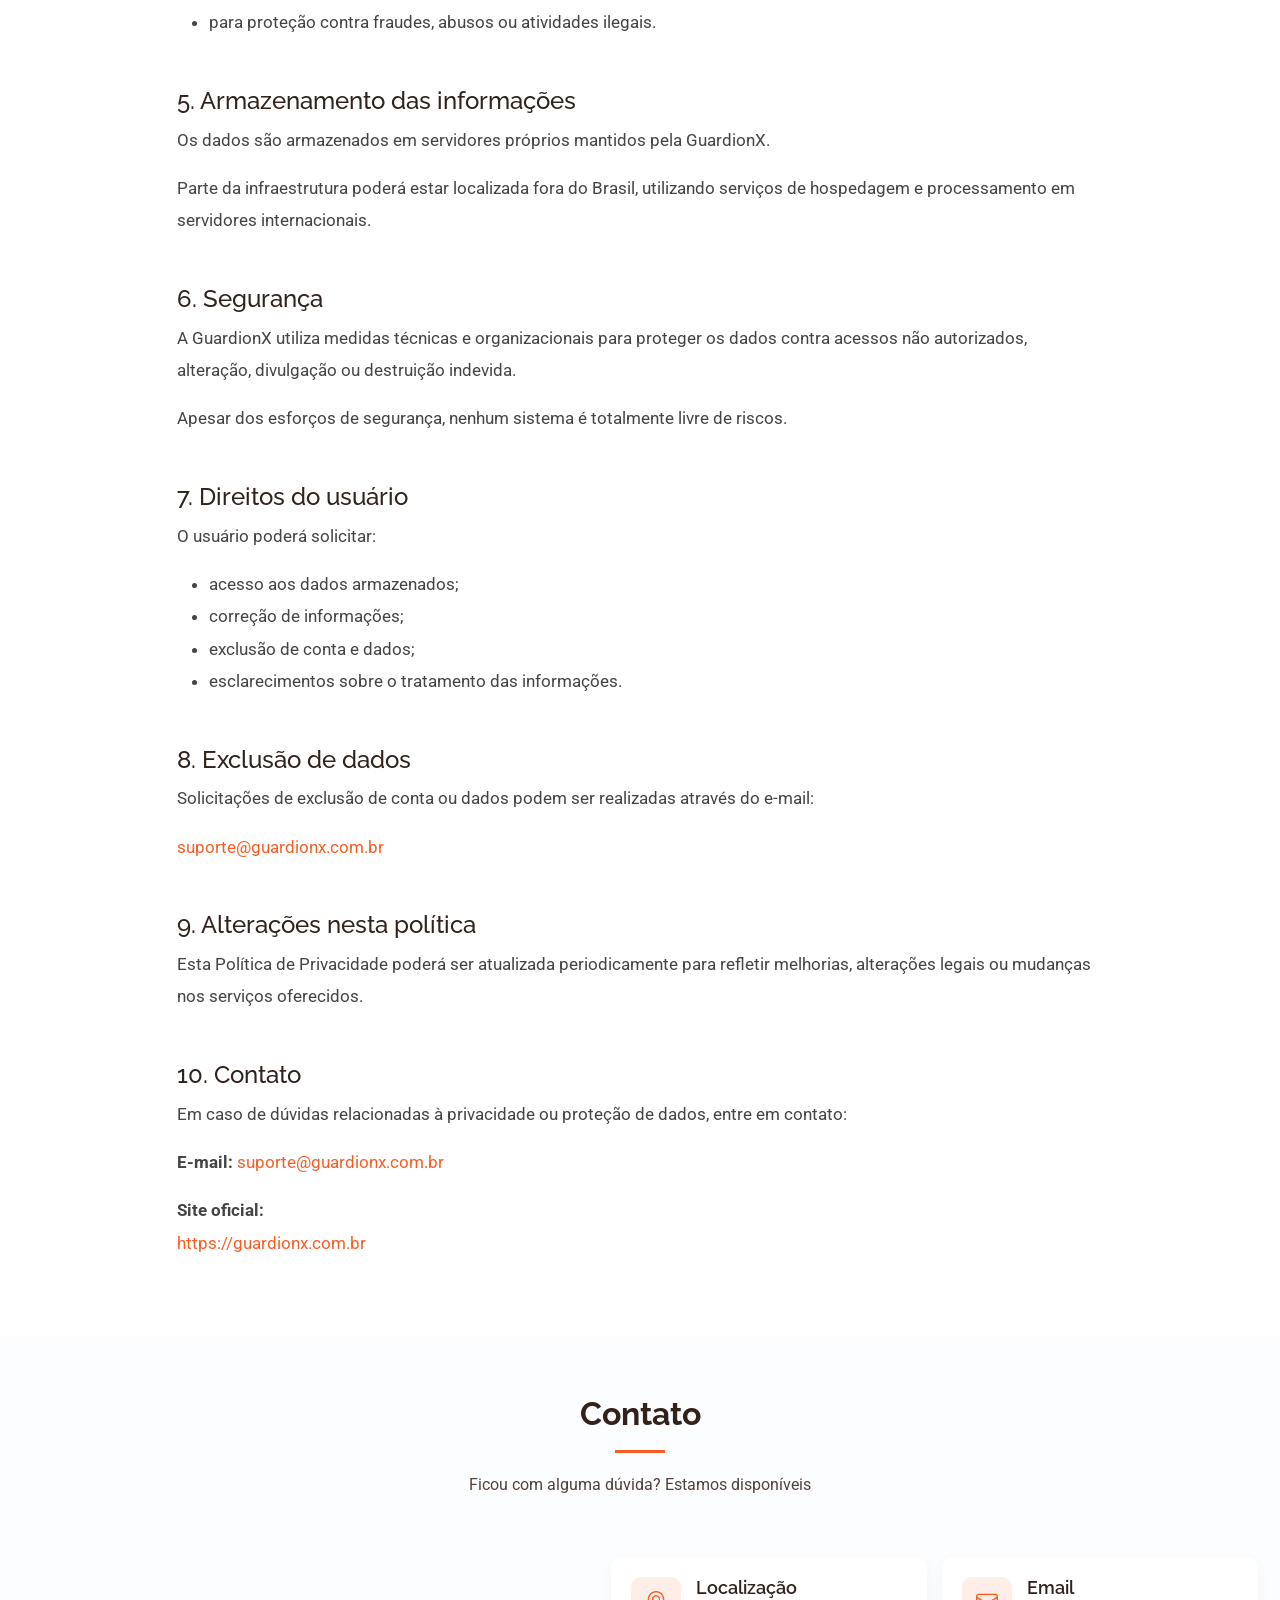
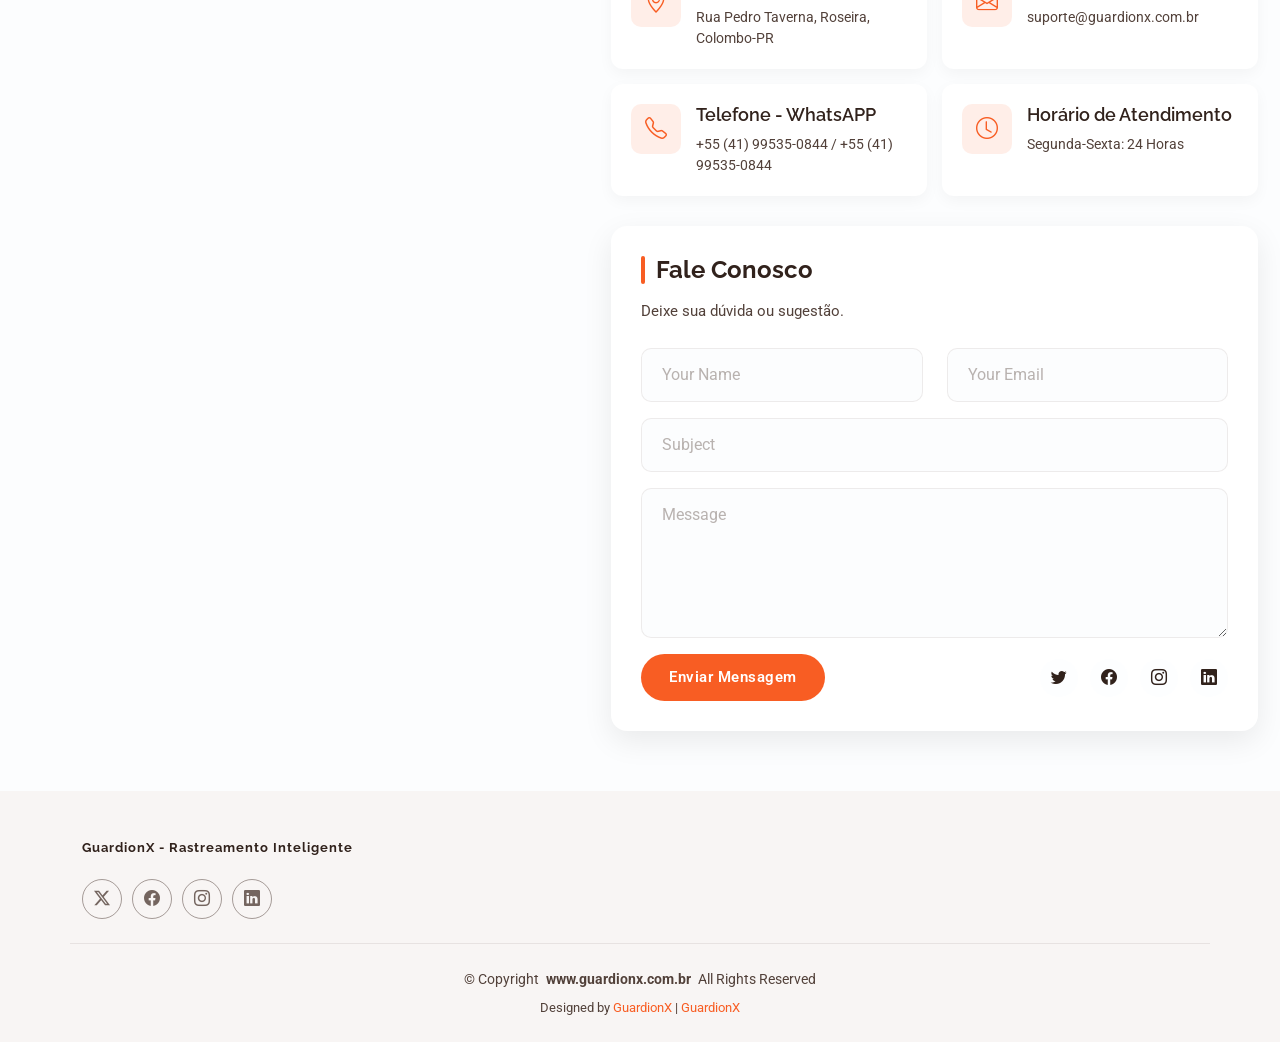
<file: privacidade.html>
<!DOCTYPE html>
<html lang="pt-BR">

<head>
  <meta charset="utf-8">
  <meta content="width=device-width, initial-scale=1.0" name="viewport">
  <!-- <title>GuardionX - Rastreamento Veicular</title> -->
  <title>Rastreamento Veicular em Curitiba e Brasil | GuardionX Monitoramento 24h</title>
  <!-- <meta name="description" content="">
  <meta name="keywords" content=""> -->
  <meta name="description" content="Rastreamento veicular com bloqueio remoto, monitoramento 24h e telemetria inteligente. Atendemos Curitiba e todo o Brasil. Proteja seu veículo com a GuardionX.">
  <meta name="keywords" content="rastreamento veicular, rastreador veicular, bloqueador veicular, monitoramento de veículos, rastreamento Curitiba, rastreador carro, segurança veicular, rastreamento Colombo, rastreamento Quatro Barras, rastreamento São Jose dos Pinhais, rastreamento Araucaria, rastreamento Fazenda Rio Grande, rastreamento Piraquara">


  <!-- Favicons -->
  <link href="assets/img/logotopo.png" rel="icon">
  <link href="assets/img/apple-touch-icon.png" rel="apple-touch-icon">

  <!-- Fonts -->
  <link href="https://fonts.googleapis.com" rel="preconnect">
  <link href="https://fonts.gstatic.com" rel="preconnect" crossorigin>
  <link href="https://fonts.googleapis.com/css2?family=Roboto:ital,wght@0,100;0,300;0,400;0,500;0,700;0,900;1,100;1,300;1,400;1,500;1,700;1,900&family=Montserrat:ital,wght@0,100;0,200;0,300;0,400;0,500;0,600;0,700;0,800;0,900;1,100;1,200;1,300;1,400;1,500;1,600;1,700;1,800;1,900&family=Raleway:ital,wght@0,100;0,200;0,300;0,400;0,500;0,600;0,700;0,800;0,900;1,100;1,200;1,300;1,400;1,500;1,600;1,700;1,800;1,900&display=swap" rel="stylesheet">

  <!-- Vendor CSS Files -->
  <link href="assets/vendor/bootstrap/css/bootstrap.min.css" rel="stylesheet">
  <link href="assets/vendor/bootstrap-icons/bootstrap-icons.css" rel="stylesheet">
  <link href="assets/vendor/aos/aos.css" rel="stylesheet">
  <link href="assets/vendor/swiper/swiper-bundle.min.css" rel="stylesheet">

  <!-- Main CSS File -->
  <link href="assets/css/main.css" rel="stylesheet">

  <!-- =======================================================
  * Template Name: Scout
  * Template URL: https://bootstrapmade.com/scout-bootstrap-multipurpose-template/
  * Updated: May 05 2025 with Bootstrap v5.3.5
  * Author: BootstrapMade.com
  * License: https://bootstrapmade.com/license/
  ======================================================== -->
<script type="application/ld+json">
{
  "@context": "https://schema.org",
  "@type": "LocalBusiness",
  "name": "GuardionX",
  "image": "https://www.guardionx.com.br/assets/img/logo.png",
  "address": {
    "@type": "PostalAddress",
    "streetAddress": "Rua Pedro Taverna",
    "addressLocality": "Colombo",
    "addressRegion": "PR",
    "addressCountry": "BR"
  },
  "telephone": "+5541995350844",
  "url": "https://www.guardionx.com.br"
}
</script>

</head>

<body class="index-page">

  <header id="header" class="header d-flex align-items-center sticky-top">
    <div class="container-fluid container-xl position-relative d-flex align-items-center">

      <a href="index.html" class="logo d-flex align-items-center me-auto">
        <!-- Uncomment the line below if you also wish to use an image logo -->
        <!-- <img src="assets/img/logo.webp" alt=""> -->
        <img src="assets/img/logo.png" alt="Logotipo da GuardionX - Rastreamento Veicular Inteligente">
        <!--<h1 class="sitename"><b>GuardionX</b> - Rastreamento Veicular Inteligente</h1>-->
      </a>

      <nav id="navmenu" class="navmenu">
        <ul>
          <li><a href="index.html#home" class="active">Home</a></li>
          <li><a href="index.html#sobre">Sobre</a></li>
          <li><a href="index.html#services">Serviços</a></li>
          <li><a href="privacidade.html">Privacidade</a></li>
         <!-- <li class="dropdown"><a href="#"><span>Menu</span> <i class="bi bi-chevron-down toggle-dropdown"></i></a>
            <ul>
              <li><a href="#">Dropdown 1</a></li>
              <li class="dropdown"><a href="#"><span>Deep Dropdown</span> <i class="bi bi-chevron-down toggle-dropdown"></i></a>
                <ul>
                  <li><a href="#">Deep Dropdown 1</a></li>
                  <li><a href="#">Deep Dropdown 2</a></li>
                  <li><a href="#">Deep Dropdown 3</a></li>
                  <li><a href="#">Deep Dropdown 4</a></li>
                  <li><a href="#">Deep Dropdown 5</a></li>
                </ul>
              </li> 
              <li><a href="#">Dropdown 2</a></li>
              <li><a href="#">Dropdown 3</a></li>
              <li><a href="#">Dropdown 4</a></li>
            </ul>
          </li> -->
          <li><a href="#contato">Contato</a></li>
        </ul>
        <i class="mobile-nav-toggle d-xl-none bi bi-list"></i>
      </nav>

      <a class="btn-getstarted" href="index.html#sobre">Início</a>

    </div>
  </header>

  <main class="main">



    <!-- sobre Section -->
<section id="privacidade" class="section">

  <div class="container" data-aos="fade-up">

    <div class="row justify-content-center">
      <div class="col-lg-10">

        <div class="section-title" style="text-align: left;">
          <h2>Política de Privacidade</h2>
        </div>

        <div style="font-size: 17px; line-height: 1.9; color: #444; text-align: left;">

          <p>
            <strong>Política de Privacidade – GuardionX</strong>
          </p>

          <p>
            <strong>Última atualização:</strong> 08 de maio de 2026
          </p>

          <p>
            A GuardionX Rastreamento Veicular Inteligente respeita sua privacidade e está comprometida com a proteção dos dados pessoais de seus usuários.
          </p>

          <p>
            Esta Política de Privacidade descreve como as informações são coletadas, utilizadas e protegidas ao utilizar o aplicativo GuardionX e os serviços relacionados.
          </p>

          <br>

          <h4>1. Informações coletadas</h4>

          <p>
            O aplicativo GuardionX pode coletar as seguintes informações:
          </p>

          <ul>
            <li>Dados de localização em tempo real</li>
            <li>Localização em segundo plano</li>
            <li>Informações do dispositivo</li>
            <li>Dados de login e autenticação</li>
            <li>Informações relacionadas ao rastreamento veicular</li>
            <li>Dados técnicos para funcionamento da plataforma</li>
          </ul>

          <br>

          <h4>2. Uso das informações</h4>

          <p>
            As informações coletadas são utilizadas para:
          </p>

          <ul>
            <li>Permitir o rastreamento veicular em tempo real</li>
            <li>Exibir localização e histórico de trajetos</li>
            <li>Melhorar a estabilidade e funcionamento da plataforma</li>
            <li>Garantir segurança e autenticação de usuários</li>
            <li>Fornecer suporte técnico quando necessário</li>
          </ul>

          <br>

          <h4>3. Localização em segundo plano</h4>

          <p>
            O aplicativo GuardionX pode acessar a localização do dispositivo em segundo plano para garantir o funcionamento contínuo do rastreamento, mesmo quando o aplicativo não estiver aberto na tela.
          </p>

          <p>
            Esse recurso é essencial para o funcionamento adequado dos serviços de monitoramento e rastreamento veicular.
          </p>

          <br>

          <h4>4. Compartilhamento de dados</h4>

          <p>
            A GuardionX não vende informações pessoais dos usuários.
          </p>

          <p>
            Os dados poderão ser compartilhados apenas:
          </p>

          <ul>
            <li>quando necessário para funcionamento técnico da plataforma;</li>
            <li>mediante obrigação legal;</li>
            <li>para proteção contra fraudes, abusos ou atividades ilegais.</li>
          </ul>

          <br>

          <h4>5. Armazenamento das informações</h4>

          <p>
            Os dados são armazenados em servidores próprios mantidos pela GuardionX.
          </p>

          <p>
            Parte da infraestrutura poderá estar localizada fora do Brasil, utilizando serviços de hospedagem e processamento em servidores internacionais.
          </p>

          <br>

          <h4>6. Segurança</h4>

          <p>
            A GuardionX utiliza medidas técnicas e organizacionais para proteger os dados contra acessos não autorizados, alteração, divulgação ou destruição indevida.
          </p>

          <p>
            Apesar dos esforços de segurança, nenhum sistema é totalmente livre de riscos.
          </p>

          <br>

          <h4>7. Direitos do usuário</h4>

          <p>
            O usuário poderá solicitar:
          </p>

          <ul>
            <li>acesso aos dados armazenados;</li>
            <li>correção de informações;</li>
            <li>exclusão de conta e dados;</li>
            <li>esclarecimentos sobre o tratamento das informações.</li>
          </ul>

          <br>

          <h4>8. Exclusão de dados</h4>

          <p>
            Solicitações de exclusão de conta ou dados podem ser realizadas através do e-mail:
          </p>

          <p>
            <a href="mailto:suporte@guardionx.com.br">
              suporte@guardionx.com.br
            </a>
          </p>

          <br>

          <h4>9. Alterações nesta política</h4>

          <p>
            Esta Política de Privacidade poderá ser atualizada periodicamente para refletir melhorias, alterações legais ou mudanças nos serviços oferecidos.
          </p>

          <br>

          <h4>10. Contato</h4>

          <p>
            Em caso de dúvidas relacionadas à privacidade ou proteção de dados, entre em contato:
          </p>

          <p>
            <strong>E-mail:</strong>
            <a href="mailto:suporte@guardionx.com.br">
              suporte@guardionx.com.br
            </a>
          </p>

          <p>
            <strong>Site oficial:</strong><br>
            <a href="https://guardionx.com.br" target="_blank">
              https://guardionx.com.br
            </a>
          </p>

        </div>

      </div>
    </div>

  </div>

</section>

  

    <!-- contato Section -->
    <section id="contato" class="contato section">
      <!-- Section Title -->
      <div class="container section-title" data-aos="fade-up">
        <h2>Contato</h2>
        <p>Ficou com alguma dúvida? Estamos disponíveis </p>
      </div><!-- End Section Title -->

      <div class="container" data-aos="fade-up" data-aos-delay="100">
        <div class="contato-main-wrapper">
          <div class="map-wrapper">
          <iframe src="https://www.google.com/maps/embed?pb=!1m18!1m12!1m3!1d758.387346179599!2d-49.11695130306525!3d-25.286777618746502!2m3!1f0!2f0!3f0!3m2!1i1024!2i768!4f13.1!3m3!1m2!1s0x94dceb850fc1c903%3A0x12a5a2acbe711bee!2sGuardionX!5e0!3m2!1spt-BR!2sbr!4v1777332473505!5m2!1spt-BR!2sbr" width="600" height="450" style="border:0;" allowfullscreen="" loading="lazy" referrerpolicy="no-referrer-when-downgrade"></iframe>
          </div>

          <div class="contato-content">
            <div class="contato-cards-container" data-aos="fade-up" data-aos-delay="300">
              <div class="contato-card">
                <div class="icon-box">
                  <i class="bi bi-geo-alt"></i>
                </div>
                <div class="contato-text">
                  <h4>Localização</h4>
                  <p>Rua Pedro Taverna, Roseira, Colombo-PR </p>
                </div>
              </div>

              <div class="contato-card">
                <div class="icon-box">
                  <i class="bi bi-envelope"></i>
                </div>
                <div class="contato-text">
                  <h4>Email</h4>
                  <p>suporte@guardionx.com.br</p>
                </div>
              </div>

              <div class="contato-card">
                <div class="icon-box">
                  <i class="bi bi-telephone"></i>
                </div>
                <div class="contato-text">
                  <h4>Telefone - WhatsAPP</h4>
                  <p>+55 (41) 99535-0844 / +55 (41) 99535-0844</p>
                </div>
              </div>

              <div class="contato-card">
                <div class="icon-box">
                  <i class="bi bi-clock"></i>
                </div>
                <div class="contato-text">
                  <h4>Horário de Atendimento</h4>
                  <p>Segunda-Sexta: 24 Horas</p>
                </div>
              </div>
            </div>

            <div class="contato-form-container" data-aos="fade-up" data-aos-delay="400">
              <h3>Fale Conosco</h3>
              <p>Deixe sua dúvida ou sugestão.</p>

              <form action="forms/contato.php" method="post" class="php-email-form">
                <div class="row">
                  <div class="col-md-6 form-group">
                    <input type="text" name="name" class="form-control" id="name" placeholder="Your Name" required="">
                  </div>
                  <div class="col-md-6 form-group mt-3 mt-md-0">
                    <input type="email" class="form-control" name="email" id="email" placeholder="Your Email" required="">
                  </div>
                </div>
                <div class="form-group mt-3">
                  <input type="text" class="form-control" name="subject" id="subject" placeholder="Subject" required="">
                </div>
                <div class="form-group mt-3">
                  <textarea class="form-control" name="message" rows="5" placeholder="Message" required=""></textarea>
                </div>

                <div class="my-3">
                  <div class="loading">Carregando</div>
                  <div class="error-message"></div>
                  <div class="sent-message">Sua Mensagem foi enviada. Obrigado!</div>
                </div>

                <div class="form-submit">
                  <button type="submit">Enviar Mensagem</button>
                  <div class="social-links">
                    <a href="#"><i class="bi bi-twitter"></i></a>
                    <a href="#"><i class="bi bi-facebook"></i></a>
                    <a href="#"><i class="bi bi-instagram"></i></a>
                    <a href="#"><i class="bi bi-linkedin"></i></a>
                  </div>
                </div>
              </form>
            </div>
          </div>
        </div>
      </div>
    </section><!-- /contato Section -->

  </main>

  <footer id="footer" class="footer position-relative light-background">

    <div class="container footer-top">
      <div class="row gy-4">
        <div class="col-lg-4 col-md-6 footer-sobre">
          <a href="index.html" class="logo d-flex align-items-center">
            <span class="sitename">GuardionX - Rastreamento Inteligente</span>
          </a>
         <!-- <div class="footer-contato pt-3">
            <p>Rua Pedro Taver</p>
            <p>New York, NY 535022</p>
            <p class="mt-3"><strong>Phone:</strong> <span>+1 5589 55488 55</span></p>
            <p><strong>Email:</strong> <span>info@example.com</span></p>
          </div> -->
          <div class="social-links d-flex mt-4">
            <a href=""><i class="bi bi-twitter-x"></i></a>
            <a href=""><i class="bi bi-facebook"></i></a>
            <a href=""><i class="bi bi-instagram"></i></a>
            <a href=""><i class="bi bi-linkedin"></i></a>
          </div>
        </div>

      <!--  <div class="col-lg-2 col-md-3 footer-links">
          <h4>Useful Links</h4>
          <ul>
            <li><a href="#">Home</a></li>
            <li><a href="#">sobre us</a></li>
            <li><a href="#">Services</a></li>
            <li><a href="#">Terms of service</a></li>
            <li><a href="#">Privacy policy</a></li>
          </ul>
        </div>

        <div class="col-lg-2 col-md-3 footer-links">
          <h4>Our Services</h4>
          <ul>
            <li><a href="#">Web Design</a></li>
            <li><a href="#">Web Development</a></li>
            <li><a href="#">Product Management</a></li>
            <li><a href="#">Marketing</a></li>
            <li><a href="#">Graphic Design</a></li>
          </ul>
        </div>

        <div class="col-lg-2 col-md-3 footer-links">
          <h4>Hic solutasetp</h4>
          <ul>
            <li><a href="#">Molestiae accusamus iure</a></li>
            <li><a href="#">Excepturi dignissimos</a></li>
            <li><a href="#">Suscipit distinctio</a></li>
            <li><a href="#">Dilecta</a></li>
            <li><a href="#">Sit quas consectetur</a></li>
          </ul>
        </div>

        <div class="col-lg-2 col-md-3 footer-links">
          <h4>Nobis illum</h4>
          <ul>
            <li><a href="#">Ipsam</a></li>
            <li><a href="#">Laudantium dolorum</a></li>
            <li><a href="#">Dinera</a></li>
            <li><a href="#">Trodelas</a></li>
            <li><a href="#">Flexo</a></li>
          </ul>
        </div>

      </div>
    </div> -->

    <div class="container copyright text-center mt-4">
      <p>© <span>Copyright</span> <strong class="px-1 sitename">www.guardionx.com.br</strong> <span>All Rights Reserved</span></p>
      <div class="credits">
        <!-- All the links in the footer should remain intact. -->
        <!-- You can delete the links only if you've purchased the pro version. -->
        <!-- Licensing information: https://bootstrapmade.com/license/ -->
        <!-- Purchase the pro version with working PHP/AJAX contato form: [buy-url] -->
        Designed by <a href="https://wwww.guardionx.com.br/">GuardionX</a> | <a href="https://guardionx.com.br">GuardionX</a>
      </div>
    </div>

  </footer>

  <!-- Scroll Top -->
  <a href="#" id="scroll-top" class="scroll-top d-flex align-items-center justify-content-center"><i class="bi bi-arrow-up-short"></i></a>

  <!-- Vendor JS Files -->
  <script src="assets/vendor/bootstrap/js/bootstrap.bundle.min.js"></script>
  <script src="assets/vendor/php-email-form/validate.js"></script>
  <script src="assets/vendor/aos/aos.js"></script>
  <script src="assets/vendor/purecounter/purecounter_vanilla.js"></script>
  <script src="assets/vendor/swiper/swiper-bundle.min.js"></script>

  <!-- Main JS File -->
  <script src="assets/js/main.js"></script>

</body>

</html>
</file>
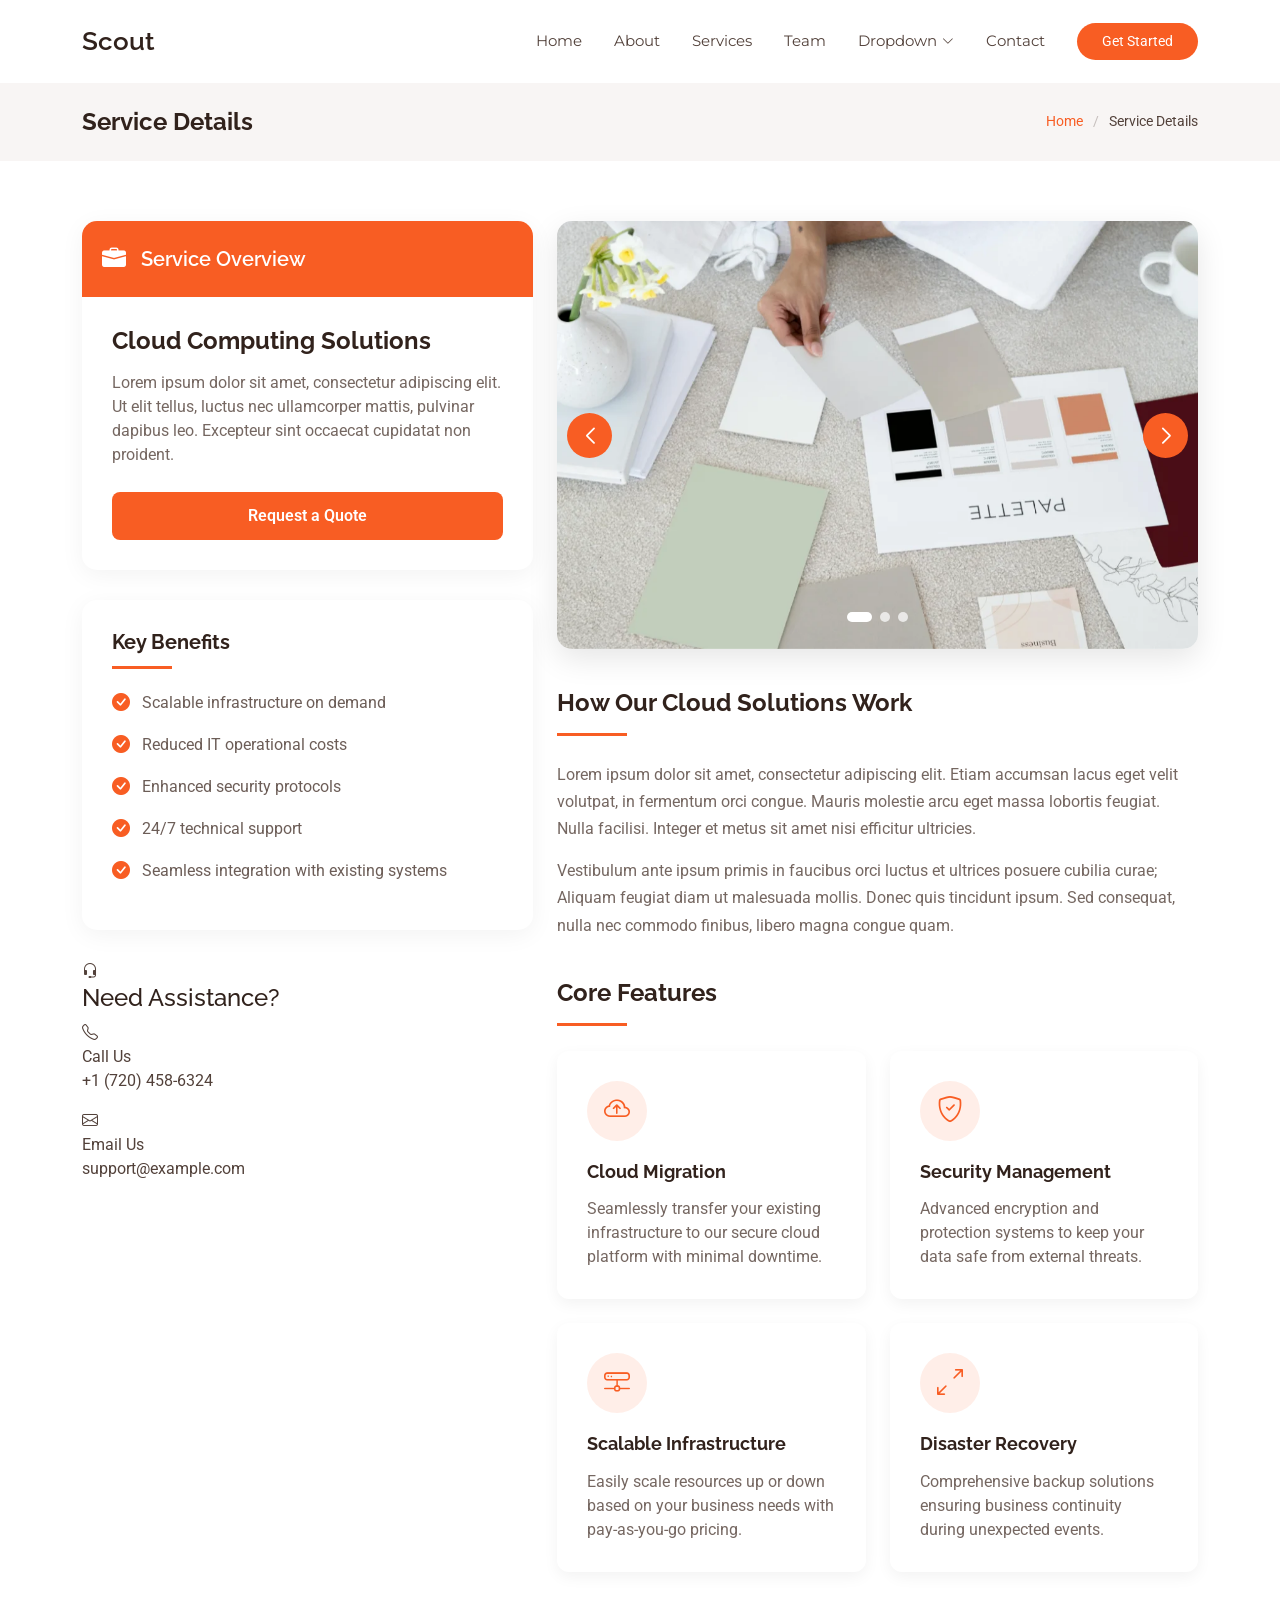
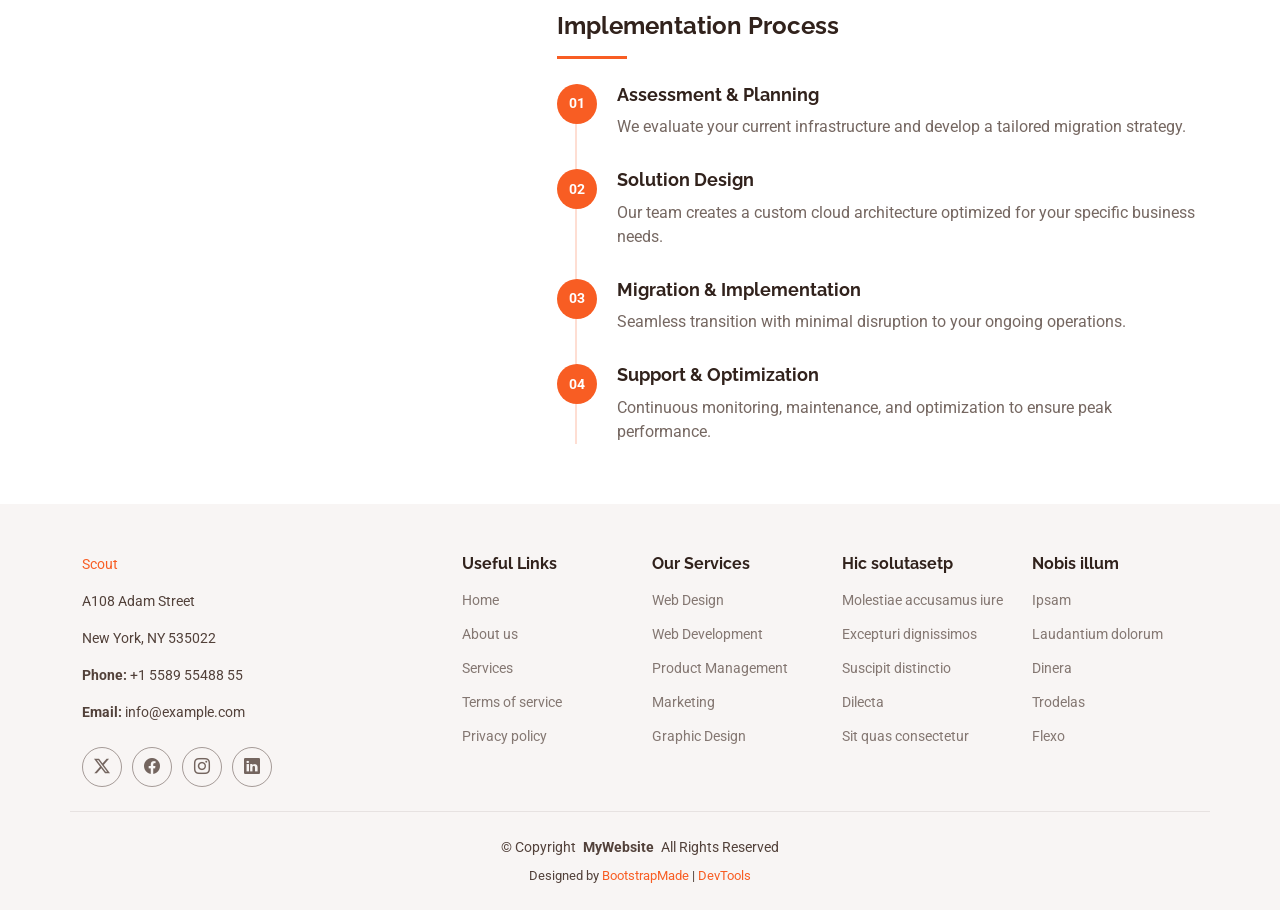
<file: service-details.html>
<!DOCTYPE html>
<html lang="en">

<head>
  <meta charset="utf-8">
  <meta content="width=device-width, initial-scale=1.0" name="viewport">
  <title>Service Details - Scout Bootstrap Template</title>
  <meta name="description" content="">
  <meta name="keywords" content="">

  <!-- Favicons -->
  <link href="assets/img/favicon.png" rel="icon">
  <link href="assets/img/apple-touch-icon.png" rel="apple-touch-icon">

  <!-- Fonts -->
  <link href="https://fonts.googleapis.com" rel="preconnect">
  <link href="https://fonts.gstatic.com" rel="preconnect" crossorigin>
  <link href="https://fonts.googleapis.com/css2?family=Roboto:ital,wght@0,100;0,300;0,400;0,500;0,700;0,900;1,100;1,300;1,400;1,500;1,700;1,900&family=Montserrat:ital,wght@0,100;0,200;0,300;0,400;0,500;0,600;0,700;0,800;0,900;1,100;1,200;1,300;1,400;1,500;1,600;1,700;1,800;1,900&family=Raleway:ital,wght@0,100;0,200;0,300;0,400;0,500;0,600;0,700;0,800;0,900;1,100;1,200;1,300;1,400;1,500;1,600;1,700;1,800;1,900&display=swap" rel="stylesheet">

  <!-- Vendor CSS Files -->
  <link href="assets/vendor/bootstrap/css/bootstrap.min.css" rel="stylesheet">
  <link href="assets/vendor/bootstrap-icons/bootstrap-icons.css" rel="stylesheet">
  <link href="assets/vendor/aos/aos.css" rel="stylesheet">
  <link href="assets/vendor/swiper/swiper-bundle.min.css" rel="stylesheet">

  <!-- Main CSS File -->
  <link href="assets/css/main.css" rel="stylesheet">

  <!-- =======================================================
  * Template Name: Scout
  * Template URL: https://bootstrapmade.com/scout-bootstrap-multipurpose-template/
  * Updated: May 05 2025 with Bootstrap v5.3.5
  * Author: BootstrapMade.com
  * License: https://bootstrapmade.com/license/
  ======================================================== -->
</head>

<body class="service-details-page">

  <header id="header" class="header d-flex align-items-center sticky-top">
    <div class="container-fluid container-xl position-relative d-flex align-items-center">

      <a href="index.html" class="logo d-flex align-items-center me-auto">
        <!-- Uncomment the line below if you also wish to use an image logo -->
        <!-- <img src="assets/img/logo.webp" alt=""> -->
        <h1 class="sitename">Scout</h1>
      </a>

      <nav id="navmenu" class="navmenu">
        <ul>
          <li><a href="#hero">Home</a></li>
          <li><a href="#about">About</a></li>
          <li><a href="#services">Services</a></li>
          <li><a href="#team">Team</a></li>
          <li class="dropdown"><a href="#"><span>Dropdown</span> <i class="bi bi-chevron-down toggle-dropdown"></i></a>
            <ul>
              <li><a href="#">Dropdown 1</a></li>
              <li class="dropdown"><a href="#"><span>Deep Dropdown</span> <i class="bi bi-chevron-down toggle-dropdown"></i></a>
                <ul>
                  <li><a href="#">Deep Dropdown 1</a></li>
                  <li><a href="#">Deep Dropdown 2</a></li>
                  <li><a href="#">Deep Dropdown 3</a></li>
                  <li><a href="#">Deep Dropdown 4</a></li>
                  <li><a href="#">Deep Dropdown 5</a></li>
                </ul>
              </li>
              <li><a href="#">Dropdown 2</a></li>
              <li><a href="#">Dropdown 3</a></li>
              <li><a href="#">Dropdown 4</a></li>
            </ul>
          </li>
          <li><a href="#contact">Contact</a></li>
        </ul>
        <i class="mobile-nav-toggle d-xl-none bi bi-list"></i>
      </nav>

      <a class="btn-getstarted" href="index.html#about">Get Started</a>

    </div>
  </header>

  <main class="main">

    <!-- Page Title -->
    <div class="page-title light-background">
      <div class="container d-lg-flex justify-content-between align-items-center">
        <h1 class="mb-2 mb-lg-0">Service Details</h1>
        <nav class="breadcrumbs">
          <ol>
            <li><a href="index.html">Home</a></li>
            <li class="current">Service Details</li>
          </ol>
        </nav>
      </div>
    </div><!-- End Page Title -->

    <!-- Service Details Section -->
    <section id="service-details" class="service-details section">

      <div class="container" data-aos="fade-up" data-aos-delay="100">

        <div class="row gy-5">

          <div class="col-lg-5">
            <div class="service-sidebar">
              <div class="service-overview" data-aos="fade-up" data-aos-delay="100">
                <div class="overview-header">
                  <i class="bi bi-briefcase-fill"></i>
                  <h3>Service Overview</h3>
                </div>
                <div class="overview-content">
                  <h2>Cloud Computing Solutions</h2>
                  <p>Lorem ipsum dolor sit amet, consectetur adipiscing elit. Ut elit tellus, luctus nec ullamcorper mattis, pulvinar dapibus leo. Excepteur sint occaecat cupidatat non proident.</p>
                  <div class="cta-button">
                    <a href="#" class="btn-get-started">Request a Quote</a>
                  </div>
                </div>
              </div>

              <div class="key-benefits" data-aos="fade-up" data-aos-delay="200">
                <h4>Key Benefits</h4>
                <ul>
                  <li><i class="bi bi-check-circle-fill"></i> Scalable infrastructure on demand</li>
                  <li><i class="bi bi-check-circle-fill"></i> Reduced IT operational costs</li>
                  <li><i class="bi bi-check-circle-fill"></i> Enhanced security protocols</li>
                  <li><i class="bi bi-check-circle-fill"></i> 24/7 technical support</li>
                  <li><i class="bi bi-check-circle-fill"></i> Seamless integration with existing systems</li>
                </ul>
              </div>

              <div class="contact-card" data-aos="fade-up" data-aos-delay="300">
                <div class="contact-header">
                  <i class="bi bi-headset"></i>
                  <h4>Need Assistance?</h4>
                </div>
                <div class="contact-info">
                  <div class="info-row">
                    <i class="bi bi-telephone"></i>
                    <div>
                      <span>Call Us</span>
                      <p>+1 (720) 458-6324</p>
                    </div>
                  </div>
                  <div class="info-row">
                    <i class="bi bi-envelope"></i>
                    <div>
                      <span>Email Us</span>
                      <p>support@example.com</p>
                    </div>
                  </div>
                </div>
              </div>
            </div>
          </div>

          <div class="col-lg-7">
            <div class="service-content">
              <div class="image-gallery" data-aos="zoom-in" data-aos-delay="100">
                <div class="service-details-slider swiper init-swiper">
                  <script type="application/json" class="swiper-config">
                    {
                      "loop": true,
                      "speed": 800,
                      "autoplay": {
                        "delay": 5000
                      },
                      "slidesPerView": 1,
                      "effect": "fade",
                      "navigation": {
                        "nextEl": ".swiper-button-next",
                        "prevEl": ".swiper-button-prev"
                      },
                      "pagination": {
                        "el": ".swiper-pagination",
                        "type": "bullets",
                        "clickable": true
                      }
                    }
                  </script>
                  <div class="swiper-wrapper align-items-center">
                    <div class="swiper-slide">
                      <img src="assets/img/services/services-5.webp" alt="" class="img-fluid" loading="lazy">
                    </div>
                    <div class="swiper-slide">
                      <img src="assets/img/services/services-6.webp" alt="" class="img-fluid" loading="lazy">
                    </div>
                    <div class="swiper-slide">
                      <img src="assets/img/services/services-8.webp" alt="" class="img-fluid" loading="lazy">
                    </div>
                  </div>
                  <div class="swiper-pagination"></div>
                  <div class="swiper-button-next"></div>
                  <div class="swiper-button-prev"></div>
                </div>
              </div>

              <div class="details-content" data-aos="fade-up" data-aos-delay="200">
                <div class="section-header">
                  <h3>How Our Cloud Solutions Work</h3>
                  <div class="divider"></div>
                </div>
                <p>
                  Lorem ipsum dolor sit amet, consectetur adipiscing elit. Etiam accumsan lacus eget velit volutpat, in fermentum orci congue. Mauris molestie arcu eget massa lobortis feugiat. Nulla facilisi. Integer et metus sit amet nisi efficitur ultricies.
                </p>
                <p>
                  Vestibulum ante ipsum primis in faucibus orci luctus et ultrices posuere cubilia curae; Aliquam feugiat diam ut malesuada mollis. Donec quis tincidunt ipsum. Sed consequat, nulla nec commodo finibus, libero magna congue quam.
                </p>
              </div>

              <div class="service-features" data-aos="fade-up" data-aos-delay="300">
                <div class="section-header">
                  <h3>Core Features</h3>
                  <div class="divider"></div>
                </div>
                <div class="row g-4">
                  <div class="col-md-6">
                    <div class="feature-card">
                      <div class="icon-wrapper">
                        <i class="bi bi-cloud-arrow-up"></i>
                      </div>
                      <h4>Cloud Migration</h4>
                      <p>Seamlessly transfer your existing infrastructure to our secure cloud platform with minimal downtime.</p>
                    </div>
                  </div>
                  <div class="col-md-6">
                    <div class="feature-card">
                      <div class="icon-wrapper">
                        <i class="bi bi-shield-check"></i>
                      </div>
                      <h4>Security Management</h4>
                      <p>Advanced encryption and protection systems to keep your data safe from external threats.</p>
                    </div>
                  </div>
                  <div class="col-md-6">
                    <div class="feature-card">
                      <div class="icon-wrapper">
                        <i class="bi bi-hdd-network"></i>
                      </div>
                      <h4>Scalable Infrastructure</h4>
                      <p>Easily scale resources up or down based on your business needs with pay-as-you-go pricing.</p>
                    </div>
                  </div>
                  <div class="col-md-6">
                    <div class="feature-card">
                      <div class="icon-wrapper">
                        <i class="bi bi-arrows-angle-expand"></i>
                      </div>
                      <h4>Disaster Recovery</h4>
                      <p>Comprehensive backup solutions ensuring business continuity during unexpected events.</p>
                    </div>
                  </div>
                </div>
              </div>

              <div class="implementation-steps" data-aos="fade-up" data-aos-delay="400">
                <div class="section-header">
                  <h3>Implementation Process</h3>
                  <div class="divider"></div>
                </div>
                <div class="step-container">
                  <div class="step">
                    <span class="step-number">01</span>
                    <div class="step-content">
                      <h4>Assessment &amp; Planning</h4>
                      <p>We evaluate your current infrastructure and develop a tailored migration strategy.</p>
                    </div>
                  </div>
                  <div class="step">
                    <span class="step-number">02</span>
                    <div class="step-content">
                      <h4>Solution Design</h4>
                      <p>Our team creates a custom cloud architecture optimized for your specific business needs.</p>
                    </div>
                  </div>
                  <div class="step">
                    <span class="step-number">03</span>
                    <div class="step-content">
                      <h4>Migration &amp; Implementation</h4>
                      <p>Seamless transition with minimal disruption to your ongoing operations.</p>
                    </div>
                  </div>
                  <div class="step">
                    <span class="step-number">04</span>
                    <div class="step-content">
                      <h4>Support &amp; Optimization</h4>
                      <p>Continuous monitoring, maintenance, and optimization to ensure peak performance.</p>
                    </div>
                  </div>
                </div>
              </div>
            </div>
          </div>

        </div>

      </div>

    </section><!-- /Service Details Section -->

  </main>

  <footer id="footer" class="footer position-relative light-background">

    <div class="container footer-top">
      <div class="row gy-4">
        <div class="col-lg-4 col-md-6 footer-about">
          <a href="index.html" class="logo d-flex align-items-center">
            <span class="sitename">Scout</span>
          </a>
          <div class="footer-contact pt-3">
            <p>A108 Adam Street</p>
            <p>New York, NY 535022</p>
            <p class="mt-3"><strong>Phone:</strong> <span>+1 5589 55488 55</span></p>
            <p><strong>Email:</strong> <span>info@example.com</span></p>
          </div>
          <div class="social-links d-flex mt-4">
            <a href=""><i class="bi bi-twitter-x"></i></a>
            <a href=""><i class="bi bi-facebook"></i></a>
            <a href=""><i class="bi bi-instagram"></i></a>
            <a href=""><i class="bi bi-linkedin"></i></a>
          </div>
        </div>

        <div class="col-lg-2 col-md-3 footer-links">
          <h4>Useful Links</h4>
          <ul>
            <li><a href="#">Home</a></li>
            <li><a href="#">About us</a></li>
            <li><a href="#">Services</a></li>
            <li><a href="#">Terms of service</a></li>
            <li><a href="#">Privacy policy</a></li>
          </ul>
        </div>

        <div class="col-lg-2 col-md-3 footer-links">
          <h4>Our Services</h4>
          <ul>
            <li><a href="#">Web Design</a></li>
            <li><a href="#">Web Development</a></li>
            <li><a href="#">Product Management</a></li>
            <li><a href="#">Marketing</a></li>
            <li><a href="#">Graphic Design</a></li>
          </ul>
        </div>

        <div class="col-lg-2 col-md-3 footer-links">
          <h4>Hic solutasetp</h4>
          <ul>
            <li><a href="#">Molestiae accusamus iure</a></li>
            <li><a href="#">Excepturi dignissimos</a></li>
            <li><a href="#">Suscipit distinctio</a></li>
            <li><a href="#">Dilecta</a></li>
            <li><a href="#">Sit quas consectetur</a></li>
          </ul>
        </div>

        <div class="col-lg-2 col-md-3 footer-links">
          <h4>Nobis illum</h4>
          <ul>
            <li><a href="#">Ipsam</a></li>
            <li><a href="#">Laudantium dolorum</a></li>
            <li><a href="#">Dinera</a></li>
            <li><a href="#">Trodelas</a></li>
            <li><a href="#">Flexo</a></li>
          </ul>
        </div>

      </div>
    </div>

    <div class="container copyright text-center mt-4">
      <p>© <span>Copyright</span> <strong class="px-1 sitename">MyWebsite</strong> <span>All Rights Reserved</span></p>
      <div class="credits">
        <!-- All the links in the footer should remain intact. -->
        <!-- You can delete the links only if you've purchased the pro version. -->
        <!-- Licensing information: https://bootstrapmade.com/license/ -->
        <!-- Purchase the pro version with working PHP/AJAX contact form: [buy-url] -->
        Designed by <a href="https://bootstrapmade.com/">BootstrapMade</a> | <a href="https://bootstrapmade.com/tools/">DevTools</a>
      </div>
    </div>

  </footer>

  <!-- Scroll Top -->
  <a href="#" id="scroll-top" class="scroll-top d-flex align-items-center justify-content-center"><i class="bi bi-arrow-up-short"></i></a>

  <!-- Vendor JS Files -->
  <script src="assets/vendor/bootstrap/js/bootstrap.bundle.min.js"></script>
  <script src="assets/vendor/php-email-form/validate.js"></script>
  <script src="assets/vendor/aos/aos.js"></script>
  <script src="assets/vendor/purecounter/purecounter_vanilla.js"></script>
  <script src="assets/vendor/swiper/swiper-bundle.min.js"></script>

  <!-- Main JS File -->
  <script src="assets/js/main.js"></script>

</body>

</html>
</file>
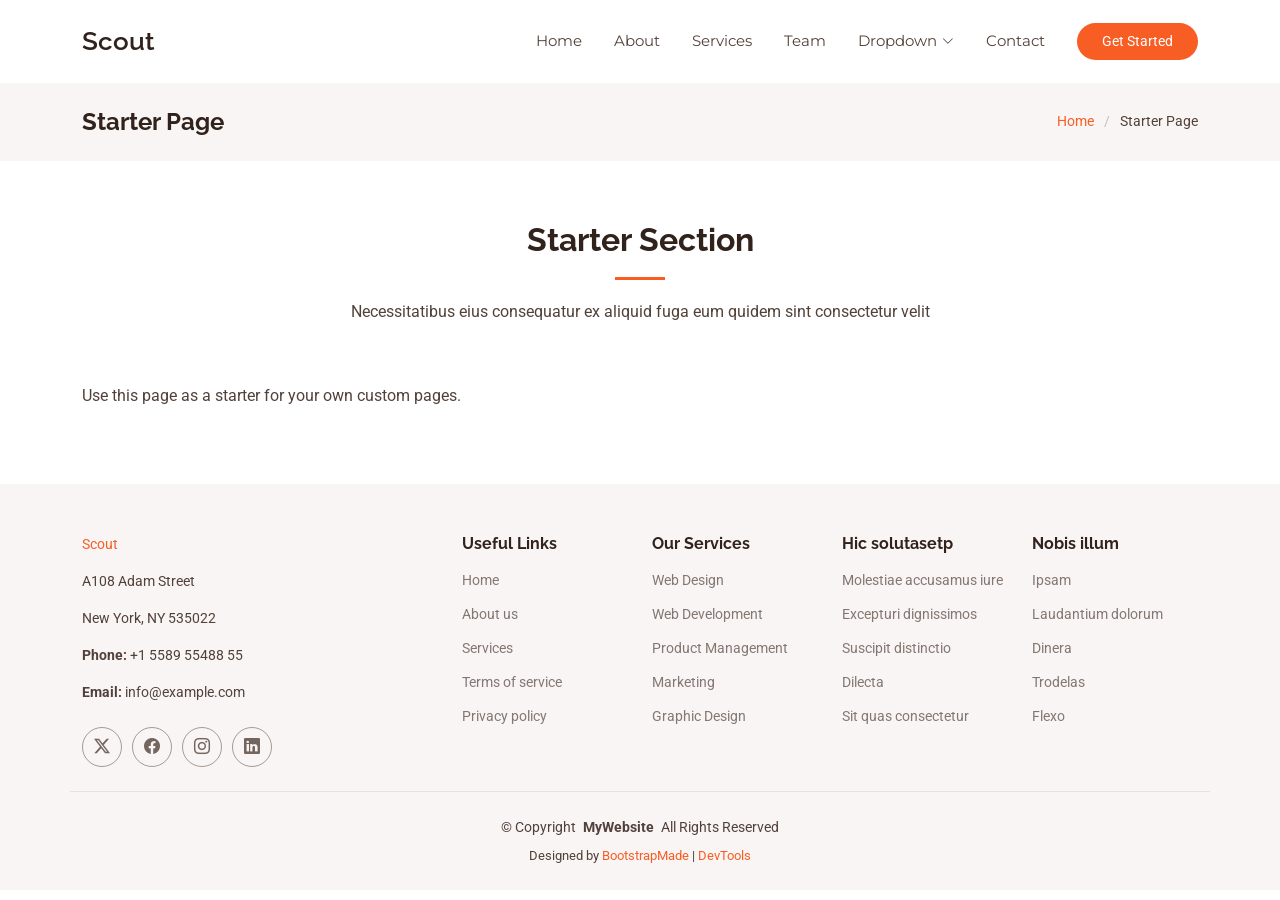
<file: starter-page.html>
<!DOCTYPE html>
<html lang="en">

<head>
  <meta charset="utf-8">
  <meta content="width=device-width, initial-scale=1.0" name="viewport">
  <title>Starter Page - Scout Bootstrap Template</title>
  <meta name="description" content="">
  <meta name="keywords" content="">

  <!-- Favicons -->
  <link href="assets/img/favicon.png" rel="icon">
  <link href="assets/img/apple-touch-icon.png" rel="apple-touch-icon">

  <!-- Fonts -->
  <link href="https://fonts.googleapis.com" rel="preconnect">
  <link href="https://fonts.gstatic.com" rel="preconnect" crossorigin>
  <link href="https://fonts.googleapis.com/css2?family=Roboto:ital,wght@0,100;0,300;0,400;0,500;0,700;0,900;1,100;1,300;1,400;1,500;1,700;1,900&family=Montserrat:ital,wght@0,100;0,200;0,300;0,400;0,500;0,600;0,700;0,800;0,900;1,100;1,200;1,300;1,400;1,500;1,600;1,700;1,800;1,900&family=Raleway:ital,wght@0,100;0,200;0,300;0,400;0,500;0,600;0,700;0,800;0,900;1,100;1,200;1,300;1,400;1,500;1,600;1,700;1,800;1,900&display=swap" rel="stylesheet">

  <!-- Vendor CSS Files -->
  <link href="assets/vendor/bootstrap/css/bootstrap.min.css" rel="stylesheet">
  <link href="assets/vendor/bootstrap-icons/bootstrap-icons.css" rel="stylesheet">
  <link href="assets/vendor/aos/aos.css" rel="stylesheet">
  <link href="assets/vendor/swiper/swiper-bundle.min.css" rel="stylesheet">

  <!-- Main CSS File -->
  <link href="assets/css/main.css" rel="stylesheet">

  <!-- =======================================================
  * Template Name: Scout
  * Template URL: https://bootstrapmade.com/scout-bootstrap-multipurpose-template/
  * Updated: May 05 2025 with Bootstrap v5.3.5
  * Author: BootstrapMade.com
  * License: https://bootstrapmade.com/license/
  ======================================================== -->
</head>

<body class="starter-page-page">

  <header id="header" class="header d-flex align-items-center sticky-top">
    <div class="container-fluid container-xl position-relative d-flex align-items-center">

      <a href="index.html" class="logo d-flex align-items-center me-auto">
        <!-- Uncomment the line below if you also wish to use an image logo -->
        <!-- <img src="assets/img/logo.webp" alt=""> -->
        <h1 class="sitename">Scout</h1>
      </a>

      <nav id="navmenu" class="navmenu">
        <ul>
          <li><a href="#hero">Home</a></li>
          <li><a href="#about">About</a></li>
          <li><a href="#services">Services</a></li>
          <li><a href="#team">Team</a></li>
          <li class="dropdown"><a href="#"><span>Dropdown</span> <i class="bi bi-chevron-down toggle-dropdown"></i></a>
            <ul>
              <li><a href="#">Dropdown 1</a></li>
              <li class="dropdown"><a href="#"><span>Deep Dropdown</span> <i class="bi bi-chevron-down toggle-dropdown"></i></a>
                <ul>
                  <li><a href="#">Deep Dropdown 1</a></li>
                  <li><a href="#">Deep Dropdown 2</a></li>
                  <li><a href="#">Deep Dropdown 3</a></li>
                  <li><a href="#">Deep Dropdown 4</a></li>
                  <li><a href="#">Deep Dropdown 5</a></li>
                </ul>
              </li>
              <li><a href="#">Dropdown 2</a></li>
              <li><a href="#">Dropdown 3</a></li>
              <li><a href="#">Dropdown 4</a></li>
            </ul>
          </li>
          <li><a href="#contact">Contact</a></li>
        </ul>
        <i class="mobile-nav-toggle d-xl-none bi bi-list"></i>
      </nav>

      <a class="btn-getstarted" href="index.html#about">Get Started</a>

    </div>
  </header>

  <main class="main">

    <!-- Page Title -->
    <div class="page-title light-background">
      <div class="container d-lg-flex justify-content-between align-items-center">
        <h1 class="mb-2 mb-lg-0">Starter Page</h1>
        <nav class="breadcrumbs">
          <ol>
            <li><a href="index.html">Home</a></li>
            <li class="current">Starter Page</li>
          </ol>
        </nav>
      </div>
    </div><!-- End Page Title -->

    <!-- Starter Section Section -->
    <section id="starter-section" class="starter-section section">

      <!-- Section Title -->
      <div class="container section-title" data-aos="fade-up">
        <h2>Starter Section</h2>
        <p>Necessitatibus eius consequatur ex aliquid fuga eum quidem sint consectetur velit</p>
      </div><!-- End Section Title -->

      <div class="container" data-aos="fade-up">
        <p>Use this page as a starter for your own custom pages.</p>
      </div>

    </section><!-- /Starter Section Section -->

  </main>

  <footer id="footer" class="footer position-relative light-background">

    <div class="container footer-top">
      <div class="row gy-4">
        <div class="col-lg-4 col-md-6 footer-about">
          <a href="index.html" class="logo d-flex align-items-center">
            <span class="sitename">Scout</span>
          </a>
          <div class="footer-contact pt-3">
            <p>A108 Adam Street</p>
            <p>New York, NY 535022</p>
            <p class="mt-3"><strong>Phone:</strong> <span>+1 5589 55488 55</span></p>
            <p><strong>Email:</strong> <span>info@example.com</span></p>
          </div>
          <div class="social-links d-flex mt-4">
            <a href=""><i class="bi bi-twitter-x"></i></a>
            <a href=""><i class="bi bi-facebook"></i></a>
            <a href=""><i class="bi bi-instagram"></i></a>
            <a href=""><i class="bi bi-linkedin"></i></a>
          </div>
        </div>

        <div class="col-lg-2 col-md-3 footer-links">
          <h4>Useful Links</h4>
          <ul>
            <li><a href="#">Home</a></li>
            <li><a href="#">About us</a></li>
            <li><a href="#">Services</a></li>
            <li><a href="#">Terms of service</a></li>
            <li><a href="#">Privacy policy</a></li>
          </ul>
        </div>

        <div class="col-lg-2 col-md-3 footer-links">
          <h4>Our Services</h4>
          <ul>
            <li><a href="#">Web Design</a></li>
            <li><a href="#">Web Development</a></li>
            <li><a href="#">Product Management</a></li>
            <li><a href="#">Marketing</a></li>
            <li><a href="#">Graphic Design</a></li>
          </ul>
        </div>

        <div class="col-lg-2 col-md-3 footer-links">
          <h4>Hic solutasetp</h4>
          <ul>
            <li><a href="#">Molestiae accusamus iure</a></li>
            <li><a href="#">Excepturi dignissimos</a></li>
            <li><a href="#">Suscipit distinctio</a></li>
            <li><a href="#">Dilecta</a></li>
            <li><a href="#">Sit quas consectetur</a></li>
          </ul>
        </div>

        <div class="col-lg-2 col-md-3 footer-links">
          <h4>Nobis illum</h4>
          <ul>
            <li><a href="#">Ipsam</a></li>
            <li><a href="#">Laudantium dolorum</a></li>
            <li><a href="#">Dinera</a></li>
            <li><a href="#">Trodelas</a></li>
            <li><a href="#">Flexo</a></li>
          </ul>
        </div>

      </div>
    </div>

    <div class="container copyright text-center mt-4">
      <p>© <span>Copyright</span> <strong class="px-1 sitename">MyWebsite</strong> <span>All Rights Reserved</span></p>
      <div class="credits">
        <!-- All the links in the footer should remain intact. -->
        <!-- You can delete the links only if you've purchased the pro version. -->
        <!-- Licensing information: https://bootstrapmade.com/license/ -->
        <!-- Purchase the pro version with working PHP/AJAX contact form: [buy-url] -->
        Designed by <a href="https://bootstrapmade.com/">BootstrapMade</a> | <a href="https://bootstrapmade.com/tools/">DevTools</a>
      </div>
    </div>

  </footer>

  <!-- Scroll Top -->
  <a href="#" id="scroll-top" class="scroll-top d-flex align-items-center justify-content-center"><i class="bi bi-arrow-up-short"></i></a>

  <!-- Vendor JS Files -->
  <script src="assets/vendor/bootstrap/js/bootstrap.bundle.min.js"></script>
  <script src="assets/vendor/php-email-form/validate.js"></script>
  <script src="assets/vendor/aos/aos.js"></script>
  <script src="assets/vendor/purecounter/purecounter_vanilla.js"></script>
  <script src="assets/vendor/swiper/swiper-bundle.min.js"></script>

  <!-- Main JS File -->
  <script src="assets/js/main.js"></script>

</body>

</html>
</file>
<file: assets/css/main.css>
/**
* Template Name: Scout
* Template URL: https://bootstrapmade.com/scout-bootstrap-multipurpose-template/
* Updated: May 05 2025 with Bootstrap v5.3.5
* Author: BootstrapMade.com
* License: https://bootstrapmade.com/license/
*/

/*--------------------------------------------------------------
# Font & Color Variables
# Help: https://bootstrapmade.com/color-system/
--------------------------------------------------------------*/
/* Fonts */
:root {
  --default-font: "Roboto",  system-ui, -apple-system, "Segoe UI", Roboto, "Helvetica Neue", Arial, "Noto Sans", "Liberation Sans", sans-serif, "Apple Color Emoji", "Segoe UI Emoji", "Segoe UI Symbol", "Noto Color Emoji";
  --heading-font: "Raleway",  sans-serif;
  --nav-font: "Montserrat",  sans-serif;
}

/* Global Colors - The following color variables are used throughout the website. Updating them here will change the color scheme of the entire website */
:root { 
  --background-color: #ffffff; /* Background color for the entire website, including individual sections */
  --default-color: #52413a; /* Default color used for the majority of the text content across the entire website */
  --heading-color: #31221c; /* Color for headings, subheadings and title throughout the website */
  --accent-color: #f85d23; /* Accent color that represents your brand on the website. It's used for buttons, links, and other elements that need to stand out */
  --surface-color: #ffffff; /* The surface color is used as a background of boxed elements within sections, such as cards, icon boxes, or other elements that require a visual separation from the global background. */
  --contrast-color: #ffffff; /* Contrast color for text, ensuring readability against backgrounds of accent, heading, or default colors. */
}

/* Nav Menu Colors - The following color variables are used specifically for the navigation menu. They are separate from the global colors to allow for more customization options */
:root {
  --nav-color: #52413a;  /* The default color of the main navmenu links */
  --nav-hover-color: #f85d23; /* Applied to main navmenu links when they are hovered over or active */
  --nav-mobile-background-color: #ffffff; /* Used as the background color for mobile navigation menu */
  --nav-dropdown-background-color: #ffffff; /* Used as the background color for dropdown items that appear when hovering over primary navigation items */
  --nav-dropdown-color: #52413a; /* Used for navigation links of the dropdown items in the navigation menu. */
  --nav-dropdown-hover-color: #f85d23; /* Similar to --nav-hover-color, this color is applied to dropdown navigation links when they are hovered over. */
}

/* Color Presets - These classes override global colors when applied to any section or element, providing reuse of the sam color scheme. */

.light-background {
  --background-color: #f8f5f4;
  --surface-color: #ffffff;
}

.dark-background {
  --background-color: #060606;
  --default-color: #ffffff;
  --heading-color: #ffffff;
  --surface-color: #343333;
  --contrast-color: #ffffff;
}

/* Smooth scroll */
:root {
  scroll-behavior: smooth;
}

/*--------------------------------------------------------------
# General Styling & Shared Classes
--------------------------------------------------------------*/
body {
  color: var(--default-color);
  background-color: var(--background-color);
  font-family: var(--default-font);
}

a {
  color: var(--accent-color);
  text-decoration: none;
  transition: 0.3s;
}

a:hover {
  color: color-mix(in srgb, var(--accent-color), transparent 25%);
  text-decoration: none;
}

h1,
h2,
h3,
h4,
h5,
h6 {
  color: var(--heading-color);
  font-family: var(--heading-font);
}

/* PHP Email Form Messages
------------------------------*/
.php-email-form .error-message {
  display: none;
  background: #df1529;
  color: #ffffff;
  text-align: left;
  padding: 15px;
  margin-bottom: 24px;
  font-weight: 600;
}

.php-email-form .sent-message {
  display: none;
  color: #ffffff;
  background: #059652;
  text-align: center;
  padding: 15px;
  margin-bottom: 24px;
  font-weight: 600;
}

.php-email-form .loading {
  display: none;
  background: var(--surface-color);
  text-align: center;
  padding: 15px;
  margin-bottom: 24px;
}

.php-email-form .loading:before {
  content: "";
  display: inline-block;
  border-radius: 50%;
  width: 24px;
  height: 24px;
  margin: 0 10px -6px 0;
  border: 3px solid var(--accent-color);
  border-top-color: var(--surface-color);
  animation: php-email-form-loading 1s linear infinite;
}

@keyframes php-email-form-loading {
  0% {
    transform: rotate(0deg);
  }

  100% {
    transform: rotate(360deg);
  }
}

/*--------------------------------------------------------------
# Global Header
--------------------------------------------------------------*/
.header {
  color: var(--default-color);
  background-color: var(--background-color);
  padding: 15px 0;
  transition: all 0.5s;
  z-index: 997;
}

.header .logo {
  line-height: 1;
}

.header .logo img {
  max-height: 70px;
  margin-right: 8px;
}

.header .logo h1 {
  font-size: 26px;
  margin: 0;
  font-weight: 600;
  color: var(--heading-color);
}

.header .btn-getstarted,
.header .btn-getstarted:focus {
  color: var(--contrast-color);
  background: var(--accent-color);
  font-size: 14px;
  padding: 8px 25px;
  margin: 0 0 0 30px;
  border-radius: 50px;
  transition: 0.3s;
}

.header .btn-getstarted:hover,
.header .btn-getstarted:focus:hover {
  color: var(--contrast-color);
  background: color-mix(in srgb, var(--accent-color), transparent 15%);
}

@media (max-width: 1200px) {
  .header .logo {
    order: 1;
  }

  .header .btn-getstarted {
    order: 2;
    margin: 0 15px 0 0;
    padding: 6px 15px;
  }

  .header .navmenu {
    order: 3;
  }
}

/* Global Header on Scroll
------------------------------*/
.scrolled .header {
  --background-color: rgba(244, 239, 237, 0.95);
}

/*--------------------------------------------------------------
# Navigation Menu
--------------------------------------------------------------*/
/* Desktop Navigation */
@media (min-width: 1200px) {
  .navmenu {
    padding: 0;
  }

  .navmenu ul {
    margin: 0;
    padding: 0;
    display: flex;
    list-style: none;
    align-items: center;
  }

  .navmenu li {
    position: relative;
  }

  .navmenu>ul>li {
    white-space: nowrap;
    padding: 15px 14px;
  }

  .navmenu>ul>li:last-child {
    padding-right: 0;
  }

  .navmenu a,
  .navmenu a:focus {
    color: var(--nav-color);
    font-size: 15px;
    padding: 0 2px;
    font-family: var(--nav-font);
    font-weight: 400;
    display: flex;
    align-items: center;
    justify-content: space-between;
    white-space: nowrap;
    transition: 0.3s;
    position: relative;
  }

  .navmenu a i,
  .navmenu a:focus i {
    font-size: 12px;
    line-height: 0;
    margin-left: 5px;
    transition: 0.3s;
  }

  .navmenu>ul>li>a:before {
    content: "";
    position: absolute;
    width: 100%;
    height: 2px;
    bottom: -6px;
    left: 0;
    background-color: var(--accent-color);
    visibility: hidden;
    width: 0px;
    transition: all 0.3s ease-in-out 0s;
  }

  .navmenu a:hover:before,
  .navmenu li:hover>a:before,
  .navmenu .active:before {
    visibility: visible;
    width: 100%;
  }

  .navmenu li:hover>a,
  .navmenu .active,
  .navmenu .active:focus {
    color: var(--nav-hover-color);
  }

  .navmenu .dropdown ul {
    margin: 0;
    padding: 10px 0;
    background: var(--nav-dropdown-background-color);
    display: block;
    position: absolute;
    visibility: hidden;
    left: 14px;
    top: 130%;
    opacity: 0;
    transition: 0.3s;
    border-radius: 4px;
    z-index: 99;
    box-shadow: 0px 0px 30px rgba(0, 0, 0, 0.1);
  }

  .navmenu .dropdown ul li {
    min-width: 200px;
  }

  .navmenu .dropdown ul a {
    padding: 10px 20px;
    font-size: 15px;
    text-transform: none;
    color: var(--nav-dropdown-color);
  }

  .navmenu .dropdown ul a i {
    font-size: 12px;
  }

  .navmenu .dropdown ul a:hover,
  .navmenu .dropdown ul .active:hover,
  .navmenu .dropdown ul li:hover>a {
    color: var(--nav-dropdown-hover-color);
  }

  .navmenu .dropdown:hover>ul {
    opacity: 1;
    top: 100%;
    visibility: visible;
  }

  .navmenu .dropdown .dropdown ul {
    top: 0;
    left: -90%;
    visibility: hidden;
  }

  .navmenu .dropdown .dropdown:hover>ul {
    opacity: 1;
    top: 0;
    left: -100%;
    visibility: visible;
  }
}

/* Mobile Navigation */
@media (max-width: 1199px) {
  .mobile-nav-toggle {
    color: var(--nav-color);
    font-size: 28px;
    line-height: 0;
    margin-right: 10px;
    cursor: pointer;
    transition: color 0.3s;
  }

  .navmenu {
    padding: 0;
    z-index: 9997;
  }

  .navmenu ul {
    display: none;
    list-style: none;
    position: absolute;
    inset: 60px 20px 20px 20px;
    padding: 10px 0;
    margin: 0;
    border-radius: 6px;
    background-color: var(--nav-mobile-background-color);
    border: 1px solid color-mix(in srgb, var(--default-color), transparent 90%);
    box-shadow: none;
    overflow-y: auto;
    transition: 0.3s;
    z-index: 9998;
  }

  .navmenu a,
  .navmenu a:focus {
    color: var(--nav-dropdown-color);
    padding: 10px 20px;
    font-family: var(--nav-font);
    font-size: 17px;
    font-weight: 500;
    display: flex;
    align-items: center;
    justify-content: space-between;
    white-space: nowrap;
    transition: 0.3s;
  }

  .navmenu a i,
  .navmenu a:focus i {
    font-size: 12px;
    line-height: 0;
    margin-left: 5px;
    width: 30px;
    height: 30px;
    display: flex;
    align-items: center;
    justify-content: center;
    border-radius: 50%;
    transition: 0.3s;
    background-color: color-mix(in srgb, var(--accent-color), transparent 90%);
  }

  .navmenu a i:hover,
  .navmenu a:focus i:hover {
    background-color: var(--accent-color);
    color: var(--contrast-color);
  }

  .navmenu a:hover,
  .navmenu .active,
  .navmenu .active:focus {
    color: var(--nav-dropdown-hover-color);
  }

  .navmenu .active i,
  .navmenu .active:focus i {
    background-color: var(--accent-color);
    color: var(--contrast-color);
    transform: rotate(180deg);
  }

  .navmenu .dropdown ul {
    position: static;
    display: none;
    z-index: 99;
    padding: 10px 0;
    margin: 10px 20px;
    background-color: var(--nav-dropdown-background-color);
    transition: all 0.5s ease-in-out;
  }

  .navmenu .dropdown ul ul {
    background-color: rgba(33, 37, 41, 0.1);
  }

  .navmenu .dropdown>.dropdown-active {
    display: block;
    background-color: rgba(33, 37, 41, 0.03);
  }

  .mobile-nav-active {
    overflow: hidden;
  }

  .mobile-nav-active .mobile-nav-toggle {
    color: #fff;
    position: absolute;
    font-size: 32px;
    top: 15px;
    right: 15px;
    margin-right: 0;
    z-index: 9999;
  }

  .mobile-nav-active .navmenu {
    position: fixed;
    overflow: hidden;
    inset: 0;
    background: rgba(33, 37, 41, 0.8);
    transition: 0.3s;
  }

  .mobile-nav-active .navmenu>ul {
    display: block;
  }
}

/*--------------------------------------------------------------
# Global Footer
--------------------------------------------------------------*/
.footer {
  color: var(--default-color);
  background-color: var(--background-color);
  font-size: 14px;
  position: relative;
}

.footer .footer-top {
  padding-top: 50px;
}

.footer .footer-sobre .logo {
  line-height: 1;
  margin-bottom: 25px;
}

.footer .footer-sobre .logo img {
  max-height: 40px;
  margin-right: 6px;
}

.footer .footer-sobre .logo span {
  color: var(--heading-color);
  font-family: var(--heading-font);
  font-size: 13px;
  font-weight: 700;
  letter-spacing: 1px;
}

.footer .footer-sobre p {
  font-size: 14px;
  font-family: var(--heading-font);
}

.footer .social-links a {
  display: flex;
  align-items: center;
  justify-content: center;
  width: 40px;
  height: 40px;
  border-radius: 50%;
  border: 1px solid color-mix(in srgb, var(--default-color), transparent 50%);
  font-size: 16px;
  color: color-mix(in srgb, var(--default-color), transparent 20%);
  margin-right: 10px;
  transition: 0.3s;
}

.footer .social-links a:hover {
  color: var(--accent-color);
  border-color: var(--accent-color);
}

.footer h4 {
  font-size: 16px;
  font-weight: bold;
  position: relative;
  padding-bottom: 12px;
}

.footer .footer-links {
  margin-bottom: 30px;
}

.footer .footer-links ul {
  list-style: none;
  padding: 0;
  margin: 0;
}

.footer .footer-links ul i {
  padding-right: 2px;
  font-size: 12px;
  line-height: 0;
}

.footer .footer-links ul li {
  padding: 10px 0;
  display: flex;
  align-items: center;
}

.footer .footer-links ul li:first-child {
  padding-top: 0;
}

.footer .footer-links ul a {
  color: color-mix(in srgb, var(--default-color), transparent 30%);
  display: inline-block;
  line-height: 1;
}

.footer .footer-links ul a:hover {
  color: var(--accent-color);
}

.footer .footer-contato p {
  margin-bottom: 5px;
}

.footer .copyright {
  padding: 25px 0;
  border-top: 1px solid color-mix(in srgb, var(--default-color), transparent 90%);
}

.footer .copyright p {
  margin-bottom: 0;
}

.footer .credits {
  margin-top: 8px;
  font-size: 13px;
}

/*--------------------------------------------------------------
# Scroll Top Button
--------------------------------------------------------------*/
.scroll-top {
  position: fixed;
  visibility: hidden;
  opacity: 0;
  right: 15px;
  bottom: -15px;
  z-index: 99999;
  background-color: var(--accent-color);
  width: 44px;
  height: 44px;
  border-radius: 50px;
  transition: all 0.4s;
}

.scroll-top i {
  font-size: 24px;
  color: var(--contrast-color);
  line-height: 0;
}

.scroll-top:hover {
  background-color: color-mix(in srgb, var(--accent-color), transparent 20%);
  color: var(--contrast-color);
}

.scroll-top.active {
  visibility: visible;
  opacity: 1;
  bottom: 15px;
}

/*--------------------------------------------------------------
# Disable aos animation delay on mobile devices
--------------------------------------------------------------*/
@media screen and (max-width: 768px) {
  [data-aos-delay] {
    transition-delay: 0 !important;
  }
}

/*--------------------------------------------------------------
# Global Page Titles & Breadcrumbs
--------------------------------------------------------------*/
.page-title {
  color: var(--default-color);
  background-color: var(--background-color);
  padding: 25px 0;
  position: relative;
}

.page-title h1 {
  font-size: 24px;
  font-weight: 700;
}

.page-title .breadcrumbs ol {
  display: flex;
  flex-wrap: wrap;
  list-style: none;
  padding: 0;
  margin: 0;
  font-size: 14px;
  font-weight: 400;
}

.page-title .breadcrumbs ol li+li {
  padding-left: 10px;
}

.page-title .breadcrumbs ol li+li::before {
  content: "/";
  display: inline-block;
  padding-right: 10px;
  color: color-mix(in srgb, var(--default-color), transparent 70%);
}

/*--------------------------------------------------------------
# Global Sections
--------------------------------------------------------------*/
section,
.section {
  color: var(--default-color);
  background-color: var(--background-color);
  padding: 60px 0;
  scroll-margin-top: 82px;
  overflow: clip;
}

@media (max-width: 1199px) {

  section,
  .section {
    scroll-margin-top: 63px;
  }
}

/*--------------------------------------------------------------
# Global Section Titles
--------------------------------------------------------------*/
.section-title {
  text-align: center;
  padding-bottom: 60px;
  position: relative;
}

.section-title h2 {
  font-size: 32px;
  font-weight: 700;
  margin-bottom: 20px;
  padding-bottom: 20px;
  position: relative;
}

.section-title h2:after {
  content: "";
  position: absolute;
  display: block;
  width: 50px;
  height: 3px;
  background: var(--accent-color);
  left: 0;
  right: 0;
  bottom: 0;
  margin: auto;
}

.section-title p {
  margin-bottom: 0;
}

/*--------------------------------------------------------------
# home Section
--------------------------------------------------------------*/
.home {
  padding: 80px 0;
}

.home .home-content {
  margin-bottom: 2rem;
}

@media (min-width: 992px) {
  .home .home-content {
    margin-bottom: 0;
  }
}

.home .home-tag {
  display: inline-flex;
  align-items: center;
  background-color: color-mix(in srgb, var(--accent-color), transparent 90%);
  padding: 0.5rem 1rem;
  border-radius: 50px;
  margin-bottom: 1rem;
}

.home .home-tag i {
  color: var(--accent-color);
  margin-right: 0.5rem;
}

.home .home-tag span {
  color: var(--accent-color);
  font-weight: 600;
}

.home h1 {
  font-size: 2.5rem;
  font-weight: 700;
  margin-bottom: 1rem;
}

.home h1 .highlight {
  color: var(--accent-color);
}

@media (min-width: 992px) {
  .home h1 {
    font-size: 1.8rem;
  }
}

.home .lead {
  color: color-mix(in srgb, var(--default-color), transparent 25%);
  margin-bottom: 1.5rem;
}

.home .home-features {
  list-style: none;
  padding-left: 0;
  margin-bottom: 2rem;
}

.home .home-features li {
  margin-bottom: 0.5rem;
  display: flex;
  align-items: center;
}

.home .home-features li i {
  color: var(--accent-color);
  margin-right: 0.5rem;
}

.home .home-cta {
  display: flex;
  flex-wrap: wrap;
  gap: 1rem;
}

.home .home-cta .btn-primary {
  background-color: var(--accent-color);
  border-color: var(--accent-color);
  color: var(--contrast-color);
  padding: 0.75rem 1.5rem;
  font-weight: 600;
  transition: all 0.3s ease;
}

.home .home-cta .btn-primary:hover {
  background-color: color-mix(in srgb, var(--accent-color), black 10%);
  border-color: color-mix(in srgb, var(--accent-color), black 10%);
}

.home .home-cta .btn-link {
  color: var(--heading-color);
  font-weight: 600;
  text-decoration: none;
  display: inline-flex;
  align-items: center;
}

.home .home-cta .btn-link i {
  margin-right: 0.5rem;
}

.home .home-cta .btn-link:hover {
  color: var(--accent-color);
}

.home .home-image-wrapper {
  position: relative;
  padding: 0 40px;
}

.home .home-image-wrapper .home-image {
  border-radius: 10px;
}

.home .home-image-wrapper .stat-card {
  position: absolute;
  background-color: var(--surface-color);
  padding: 1rem;
  border-radius: 8px;
  box-shadow: 0 5px 15px rgba(0, 0, 0, 0.1);
  display: flex;
  flex-direction: column;
  align-items: flex-start;
  min-width: 150px;
}

.home .home-image-wrapper .stat-card.top-right {
  top: 40px;
  right: 0px;
}

.home .home-image-wrapper .stat-card.bottom-left {
  bottom: 40px;
  left: 0px;
}

.home .home-image-wrapper .stat-card .stat-value {
  font-size: 1.5rem;
  font-weight: 700;
  color: var(--accent-color);
  margin-bottom: 0.25rem;
}

.home .home-image-wrapper .stat-card .stat-label {
  font-size: 0.875rem;
  color: var(--heading-color);
  margin-bottom: 0.5rem;
}

.home .home-image-wrapper .stat-card .stat-icon {
  align-self: flex-end;
  font-size: 1.25rem;
  color: color-mix(in srgb, var(--accent-color), transparent 50%);
}

@media (max-width: 575px) {
  .home .home-image-wrapper {
    padding: 0;
  }

  .home .home-image-wrapper .stat-card {
    position: relative;
  }

  .home .home-image-wrapper .stat-card.top-right,
  .home .home-image-wrapper .stat-card.bottom-left {
    inset: auto;
    margin-top: 30px;
  }
}

/*--------------------------------------------------------------
# sobre Section
--------------------------------------------------------------*/
.sobre .section-heading {
  font-size: 2.5rem;
  color: var(--heading-color);
  margin-bottom: 1.5rem;
  position: relative;
  padding-bottom: 1rem;
  font-weight: 700;
}

.sobre .section-heading:after {
  content: "";
  position: absolute;
  width: 70px;
  height: 3px;
  background: var(--accent-color);
  bottom: 0;
  left: 50%;
  transform: translateX(-50%);
}

.sobre .lead {
  font-size: 1.2rem;
  color: color-mix(in srgb, var(--default-color), transparent 25%);
  margin-bottom: 2rem;
  max-width: 800px;
  margin-left: auto;
  margin-right: auto;
}

.sobre .feature-box {
  background: var(--surface-color);
  border-radius: 12px;
  padding: 2.5rem 1.5rem;
  text-align: center;
  height: 100%;
  box-shadow: 0 10px 30px rgba(0, 0, 0, 0.05);
  transition: all 0.3s ease;
  position: relative;
  overflow: hidden;
  z-index: 1;
}

.sobre .feature-box:before {
  content: "";
  position: absolute;
  bottom: 0;
  left: 0;
  width: 100%;
  height: 0;
  background: color-mix(in srgb, var(--accent-color), transparent 92%);
  z-index: -1;
  transition: height 0.5s cubic-bezier(0.65, 0, 0.35, 1);
  border-radius: 12px;
}

.sobre .feature-box:hover {
  transform: translateY(-10px);
  box-shadow: none;
}

.sobre .feature-box:hover:before {
  height: 100%;
}

.sobre .feature-box:hover .icon-container {
  background: var(--accent-color);
  color: var(--contrast-color);
}

.sobre .feature-box .icon-container {
  width: 70px;
  height: 70px;
  border-radius: 50%;
  background: color-mix(in srgb, var(--accent-color), transparent 90%);
  color: var(--accent-color);
  display: flex;
  align-items: center;
  justify-content: center;
  margin: 0 auto 1.5rem;
  font-size: 1.8rem;
  transition: all 0.3s ease;
  box-shadow: 0 5px 15px color-mix(in srgb, var(--accent-color), transparent 85%);
}

.sobre .feature-box h4 {
  font-size: 1.3rem;
  font-weight: 600;
  margin-bottom: 1rem;
  color: var(--heading-color);
}

.sobre .feature-box p {
  color: color-mix(in srgb, var(--default-color), transparent 25%);
  font-size: 0.95rem;
  line-height: 1.6;
}

.sobre .sobre-content-box {
  padding: 2rem;
}

.sobre .sobre-content-box h3 {
  font-size: 2rem;
  color: var(--heading-color);
  margin-bottom: 1.5rem;
  font-weight: 700;
  line-height: 1.3;
}

.sobre .sobre-content-box p {
  color: color-mix(in srgb, var(--default-color), transparent 20%);
  margin-bottom: 1.5rem;
  line-height: 1.7;
}

.sobre .sobre-content-box .progress-item {
  margin-bottom: 1.2rem;
}

.sobre .sobre-content-box .progress-item .progress-title {
  font-weight: 600;
  color: var(--heading-color);
  font-size: 1rem;
}

.sobre .sobre-content-box .progress-item .progress-percent {
  font-weight: 700;
  color: var(--accent-color);
}

.sobre .sobre-content-box .progress-item .progress {
  height: 8px;
  border-radius: 4px;
  background-color: color-mix(in srgb, var(--accent-color), transparent 90%);
  margin-top: 0.5rem;
  overflow: hidden;
}

.sobre .sobre-content-box .progress-item .progress .progress-bar {
  background-color: var(--accent-color);
  border-radius: 4px;
}

.sobre .sobre-content-box .btn-discover {
  background: var(--accent-color);
  color: var(--contrast-color);
  border: none;
  border-radius: 30px;
  padding: 0.8rem 2rem;
  font-weight: 600;
  transition: all 0.3s;
  position: relative;
  overflow: hidden;
  z-index: 1;
}

.sobre .sobre-content-box .btn-discover:before {
  content: "";
  position: absolute;
  top: 0;
  left: 0;
  width: 0;
  height: 100%;
  background: color-mix(in srgb, var(--accent-color), #000 15%);
  transition: width 0.3s ease;
  z-index: -1;
  border-radius: 30px;
}

.sobre .sobre-content-box .btn-discover:hover {
  box-shadow: 0 8px 25px color-mix(in srgb, var(--accent-color), transparent 80%);
}

.sobre .sobre-content-box .btn-discover:hover:before {
  width: 100%;
}

.sobre .sobre-image-grid {
  position: relative;
  height: 540px;
  margin: 0 2rem;
}

.sobre .sobre-image-grid .img-grid-main {
  position: absolute;
  top: 0;
  right: 0;
  width: 70%;
  height: 350px;
  object-fit: cover;
  border-radius: 12px;
  box-shadow: 0 15px 30px rgba(0, 0, 0, 0.1);
  z-index: 1;
}

.sobre .sobre-image-grid .img-grid-secondary {
  position: absolute;
  bottom: 0;
  right: 30%;
  width: 50%;
  height: 220px;
  object-fit: cover;
  border-radius: 12px;
  box-shadow: 0 15px 30px rgba(0, 0, 0, 0.1);
  z-index: 2;
}

.sobre .sobre-image-grid .img-grid-tertiary {
  position: absolute;
  left: 0;
  bottom: 70px;
  width: 40%;
  height: 260px;
  object-fit: cover;
  border-radius: 12px;
  box-shadow: 0 15px 30px rgba(0, 0, 0, 0.1);
  z-index: 3;
}

.sobre .sobre-image-grid .experience-badge {
  position: absolute;
  right: 10px;
  bottom: 30px;
  width: 120px;
  height: 120px;
  background: var(--accent-color);
  border-radius: 50%;
  display: flex;
  flex-direction: column;
  align-items: center;
  justify-content: center;
  color: var(--contrast-color);
  box-shadow: 0 10px 25px rgba(0, 0, 0, 0.15);
  z-index: 4;
}

.sobre .sobre-image-grid .experience-badge .years {
  font-size: 2.5rem;
  font-weight: 700;
  line-height: 1;
  margin-bottom: 0.2rem;
}

.sobre .sobre-image-grid .experience-badge .text {
  font-size: 0.8rem;
  text-align: center;
  max-width: 90px;
  line-height: 1.2;
}

@media (max-width: 1199px) {
  .sobre .sobre-image-grid {
    height: 480px;
  }

  .sobre .sobre-image-grid .img-grid-main {
    height: 300px;
  }

  .sobre .sobre-image-grid .img-grid-secondary {
    height: 200px;
  }

  .sobre .sobre-image-grid .img-grid-tertiary {
    height: 220px;
  }
}

@media (max-width: 991px) {
  .sobre .section-heading {
    font-size: 2.2rem;
  }

  .sobre .sobre-content-box {
    padding: 1.5rem;
    margin-top: 2rem;
  }

  .sobre .sobre-content-box h3 {
    font-size: 1.8rem;
  }

  .sobre .sobre-image-grid {
    height: 450px;
    margin: 0 auto;
    max-width: 500px;
  }

  .sobre .sobre-image-grid .experience-badge {
    width: 100px;
    height: 100px;
  }

  .sobre .sobre-image-grid .experience-badge .years {
    font-size: 2rem;
  }
}

@media (max-width: 767px) {
  .sobre .section-heading {
    font-size: 1.8rem;
  }

  .sobre .feature-box {
    padding: 1.8rem 1rem;
  }

  .sobre .feature-box .icon-container {
    width: 60px;
    height: 60px;
    font-size: 1.5rem;
  }

  .sobre .sobre-image-grid {
    height: 400px;
    margin-bottom: 2rem;
  }

  .sobre .sobre-image-grid .img-grid-main {
    width: 75%;
    height: 250px;
  }

  .sobre .sobre-image-grid .img-grid-secondary {
    width: 55%;
    height: 180px;
  }

  .sobre .sobre-image-grid .img-grid-tertiary {
    width: 40%;
    height: 180px;
  }
}

/*--------------------------------------------------------------
# Stats Section
--------------------------------------------------------------*/
.stats .stats-overview {
  height: 100%;
  padding: 30px;
}

.stats .stats-overview h3 {
  font-size: 32px;
  font-weight: 700;
  margin-bottom: 20px;
  position: relative;
  padding-bottom: 15px;
}

.stats .stats-overview h3::after {
  content: "";
  position: absolute;
  display: block;
  width: 60px;
  height: 4px;
  background: var(--accent-color);
  bottom: 0;
  left: 0;
  right: 0;
  margin: 0 auto;
}

@media (min-width: 992px) {
  .stats .stats-overview h3::after {
    margin: 0;
  }
}

.stats .stats-overview p {
  font-size: 16px;
  color: color-mix(in srgb, var(--default-color), transparent 30%);
  line-height: 1.7;
  margin-bottom: 0;
}

.stats .stats-grid {
  display: grid;
  grid-template-columns: repeat(2, 1fr);
  gap: 20px;
}

.stats .stats-card {
  background: var(--surface-color);
  border-radius: 10px;
  box-shadow: 0 5px 20px rgba(0, 0, 0, 0.05);
  padding: 20px;
  display: flex;
  align-items: center;
  transition: transform 0.3s ease, box-shadow 0.3s ease;
}

.stats .stats-card:hover {
  transform: translateY(-5px);
  box-shadow: 0 8px 25px rgba(0, 0, 0, 0.1);
}

.stats .stats-card .stats-icon {
  display: flex;
  align-items: center;
  justify-content: center;
  width: 60px;
  height: 60px;
  background: color-mix(in srgb, var(--accent-color), transparent 90%);
  border-radius: 50%;
  margin-right: 15px;
  flex-shrink: 0;
}

.stats .stats-card .stats-icon i {
  font-size: 24px;
  color: var(--accent-color);
}

.stats .stats-card .stats-content {
  flex-grow: 1;
}

.stats .stats-card .stats-content .stats-number {
  display: flex;
  align-items: baseline;
}

.stats .stats-card .stats-content .stats-number .purecounter {
  font-size: 32px;
  font-weight: 700;
  color: var(--heading-color);
  margin: 0;
  line-height: 1;
}

.stats .stats-card .stats-content .stats-number .plus {
  font-size: 24px;
  font-weight: 700;
  color: var(--accent-color);
  margin-left: 2px;
}

.stats .stats-card .stats-content p {
  font-size: 14px;
  color: color-mix(in srgb, var(--default-color), transparent 40%);
  margin: 5px 0 0;
  font-weight: 500;
  font-family: var(--heading-font);
}

@media (max-width: 768px) {
  .stats .stats-grid {
    grid-template-columns: 1fr;
    gap: 15px;
  }

  .stats .stats-card {
    padding: 15px;
  }

  .stats .stats-card .stats-icon {
    width: 50px;
    height: 50px;
  }

  .stats .stats-card .stats-icon i {
    font-size: 20px;
  }

  .stats .stats-card .stats-content .stats-number .purecounter {
    font-size: 28px;
  }

  .stats .stats-card .stats-content .stats-number .plus {
    font-size: 20px;
  }
}

/*--------------------------------------------------------------
# Services Section
--------------------------------------------------------------*/
.services {
  padding-top: 60px;
  padding-bottom: 30px;
}

.services .services-row {
  position: relative;
}

.services .services-headline .services-subtitle {
  color: var(--accent-color);
  font-weight: 600;
  margin-bottom: 10px;
  font-size: 40px;
}

.services .services-headline .services-title {
  color: var(--heading-color);
  font-size: 2.5rem;
  line-height: 1.2;
  font-weight: 700;
  margin-bottom: 20px;
}

.services .services-description {
  margin-bottom: 30px;
}

.services .services-description p {
  font-size: 1.1rem;
  line-height: 1.6;
}

.services .services-image-container {
  position: relative;
  margin-bottom: 30px;
}

.services .services-image-container .services-image {
  position: relative;
  overflow: hidden;
  border-radius: 20px;
  height: 600px;
}

.services .services-image-container .services-image img {
  width: 100%;
  height: 100%;
  object-fit: cover;
}

.services .services-grid {
  margin-left: 50px;
}

@media (max-width: 991px) {
  .services .services-grid {
    margin-left: 0;
    margin-top: 70px;
  }
}

.services .service-card {
  background-color: color-mix(in srgb, var(--accent-color), transparent 92%);
  border-radius: 25px;
  padding: 30px 25px;
  margin-bottom: 25px;
  border: 1px solid rgba(154, 154, 154, 0.3);
  transition: all 0.3s ease;
  height: 100%;
}

.services .service-card:hover {
  background-color: var(--accent-color);
  transform: translateY(-5px);
}

.services .service-card:hover .service-icon {
  color: var(--contrast-color);
  transform: scale(0.95);
}

.services .service-card:hover .service-info h3 a,
.services .service-card:hover .service-info p {
  color: var(--contrast-color);
  transform: scale(0.95);
}

.services .service-card:hover .service-content .read-more-btn {
  background-color: color-mix(in srgb, var(--contrast-color), transparent 84%);
  color: var(--contrast-color);
}

.services .service-content .service-icon {
  width: 65px;
  height: 65px;
  line-height: 65px;
  margin: 0 auto;
  font-size: 48px;
  color: var(--heading-color);
  transition: all 0.3s ease;
}

.services .service-content .service-info h3 {
  font-size: 1.4rem;
  margin: 15px 0;
  transition: all 0.3s ease;
}

.services .service-content .service-info h3 a {
  color: var(--heading-color);
  text-decoration: none;
}

.services .service-content .service-info p {
  font-size: 1rem;
  line-height: 1.6;
  margin-bottom: 15px;
  transition: all 0.3s ease;
}

.services .service-content .service-action {
  margin-top: 20px;
}

.services .service-content .service-action .read-more-btn {
  display: inline-block;
  padding: 8px 16px;
  background-color: var(--accent-color);
  color: var(--contrast-color);
  border-radius: 5px;
  font-weight: 600;
  font-size: 0.9rem;
  transition: all 0.3s ease;
}

.services .service-content .service-action .read-more-btn:hover {
  transform: translateX(5px);
}

.services .service-content .service-action .read-more-btn i {
  margin-left: 5px;
}

@media (max-width: 767px) {
  .services .services-headline .services-title {
    font-size: 2rem;
  }

  .services .services-image-container .services-image {
    height: 350px;
  }

  .services .services-image-container .circular-btn {
    bottom: -40px;
    right: 50%;
    transform: translateX(50%);
  }

  .services .services-image-container .circular-btn .circular-link {
    width: 130px;
    height: 130px;
    font-size: 0.9rem;
  }
}

/*--------------------------------------------------------------
# Clients Section
--------------------------------------------------------------*/
.clients {
  overflow-x: hidden;
  padding: 40px 0;
  /* Responsive adjustments */
}

.clients .clients-slider {
  position: relative;
  width: 100%;
  overflow: hidden;
  padding: 20px 0;
}

.clients .clients-slider:not(:last-child) {
  margin-bottom: 20px;
}

.clients .clients-track {
  display: flex;
  width: fit-content;
  animation-duration: 30s;
  animation-timing-function: linear;
  animation-iteration-count: infinite;
}

.clients .clients-track.track-1 {
  animation-name: scroll-left;
}

.clients .clients-track.track-2 {
  animation-name: scroll-right;
}

.clients .clients-track:hover {
  animation-play-state: paused;
}

.clients .clients-slide {
  flex: 0 0 auto;
  width: 200px;
  height: 100px;
  margin: 0 30px;
  display: flex;
  align-items: center;
  justify-content: center;
  background-color: var(--surface-color);
  border-radius: 10px;
  box-shadow: 0 5px 15px rgba(0, 0, 0, 0.05);
  transition: all 0.3s ease;
  position: relative;
  overflow: hidden;
}

.clients .clients-slide::before {
  content: "";
  position: absolute;
  top: 0;
  left: -100%;
  width: 100%;
  height: 100%;
  background: linear-gradient(90deg, transparent, color-mix(in srgb, var(--default-color), transparent 96%), transparent);
  transition: 0.5s;
}

.clients .clients-slide:hover {
  transform: translateY(-5px);
  box-shadow: 0 8px 25px rgba(0, 0, 0, 0.1);
}

.clients .clients-slide:hover::before {
  left: 100%;
}

.clients .clients-slide:hover img {
  filter: none;
  opacity: 1;
}

.clients .clients-slide img {
  max-width: 80%;
  max-height: 60%;
  filter: grayscale(100%);
  opacity: 0.7;
  transition: all 0.3s ease;
}

@keyframes scroll-left {
  0% {
    transform: translateX(0);
  }

  100% {
    transform: translateX(-2080px);
  }
}

@keyframes scroll-right {
  0% {
    transform: translateX(-2080px);
  }

  100% {
    transform: translateX(0);
  }
}

@media (max-width: 991px) {
  .clients .clients-slide {
    width: 180px;
    height: 90px;
    margin: 0 20px;
  }

  @keyframes scroll-left {
    0% {
      transform: translateX(0);
    }

    100% {
      transform: translateX(-1760px);
    }
  }

  @keyframes scroll-right {
    0% {
      transform: translateX(-1760px);
    }

    100% {
      transform: translateX(0);
    }
  }
}

@media (max-width: 767px) {
  .clients .clients-slide {
    width: 150px;
    height: 75px;
    margin: 0 15px;
  }

  @keyframes scroll-left {
    0% {
      transform: translateX(0);
    }

    100% {
      transform: translateX(-1440px);
    }
  }

  @keyframes scroll-right {
    0% {
      transform: translateX(-1440px);
    }

    100% {
      transform: translateX(0);
    }
  }
}

/*--------------------------------------------------------------
# Testimonials Section
--------------------------------------------------------------*/
.testimonials .testimonial-item {
  background-color: var(--surface-color);
  border-radius: 12px;
  padding: 30px;
  margin-bottom: 20px;
  box-shadow: 0 5px 20px rgba(0, 0, 0, 0.05);
  height: 100%;
  transition: transform 0.3s ease, box-shadow 0.3s ease;
}

.testimonials .testimonial-item:hover {
  transform: translateY(-5px);
  box-shadow: 0 8px 25px rgba(0, 0, 0, 0.08);
}

.testimonials .testimonial-item .stars {
  margin-bottom: 15px;
  color: #FFD700;
}

.testimonials .testimonial-item .stars i {
  margin-right: 2px;
}

.testimonials .testimonial-item p {
  font-size: 16px;
  line-height: 1.6;
  margin-bottom: 25px;
  color: var(--default-color);
}

.testimonials .testimonial-item .testimonial-footer {
  display: flex;
  justify-content: space-between;
  align-items: center;
}

.testimonials .testimonial-item .testimonial-footer .testimonial-author {
  display: flex;
  align-items: center;
}

.testimonials .testimonial-item .testimonial-footer .testimonial-author img {
  width: 50px;
  height: 50px;
  border-radius: 50%;
  object-fit: cover;
  margin-right: 15px;
  border: 3px solid color-mix(in srgb, var(--accent-color), transparent 80%);
}

.testimonials .testimonial-item .testimonial-footer .testimonial-author div h5 {
  margin: 0 0 5px;
  font-size: 18px;
  font-weight: 600;
  color: var(--heading-color);
}

.testimonials .testimonial-item .testimonial-footer .testimonial-author div span {
  font-size: 14px;
  color: color-mix(in srgb, var(--default-color), transparent 30%);
}

.testimonials .testimonial-item .testimonial-footer .quote-icon {
  font-size: 36px;
  color: color-mix(in srgb, var(--accent-color), transparent 70%);
  line-height: 1;
}

.testimonials .testimonial-item .testimonial-footer .quote-icon i {
  transform: scaleX(-1);
}

@media (max-width: 768px) {
  .testimonials .testimonial-item {
    padding: 25px 20px;
  }

  .testimonials .testimonial-item p {
    font-size: 15px;
    margin-bottom: 20px;
  }

  .testimonials .testimonial-item .testimonial-footer .testimonial-author img {
    width: 45px;
    height: 45px;
  }

  .testimonials .testimonial-item .testimonial-footer .testimonial-author div h5 {
    font-size: 16px;
  }

  .testimonials .testimonial-item .testimonial-footer .testimonial-author div span {
    font-size: 13px;
  }

  .testimonials .testimonial-item .testimonial-footer .quote-icon {
    font-size: 30px;
  }
}

@media (max-width: 576px) {
  .testimonials .testimonial-item {
    padding: 20px 15px;
  }

  .testimonials .testimonial-item .testimonial-footer .testimonial-author img {
    width: 40px;
    height: 40px;
    margin-right: 10px;
  }
}

/*--------------------------------------------------------------
# How We Work Section
--------------------------------------------------------------*/
.how-we-work .steps-wrapper {
  position: relative;
  padding: 20px 0;
}

.how-we-work .steps-wrapper::before {
  content: "";
  position: absolute;
  width: 2px;
  background-color: color-mix(in srgb, var(--accent-color), transparent 85%);
  top: 0;
  bottom: 0;
  left: 50%;
  transform: translateX(-50%);
}

.how-we-work .step-item {
  margin-bottom: 50px;
  width: 100%;
  position: relative;
}

.how-we-work .step-item:last-child {
  margin-bottom: 0;
}

.how-we-work .step-item:nth-child(even) .step-content {
  flex-direction: row-reverse;
}

.how-we-work .step-content {
  display: flex;
  align-items: center;
  gap: 30px;
}

.how-we-work .step-icon {
  flex-shrink: 0;
  width: 80px;
  height: 80px;
  background-color: var(--surface-color);
  border-radius: 50%;
  display: flex;
  align-items: center;
  justify-content: center;
  position: relative;
  z-index: 1;
  box-shadow: 0 0 20px rgba(0, 0, 0, 0.1);
  border: 2px solid color-mix(in srgb, var(--accent-color), transparent 85%);
  transition: all 0.3s ease-in-out;
}

.how-we-work .step-icon i {
  font-size: 32px;
  color: var(--accent-color);
  transition: transform 0.3s ease-in-out;
}

.how-we-work .step-info {
  flex: 1;
  background-color: var(--surface-color);
  padding: 30px;
  border-radius: 8px;
  box-shadow: 0 5px 25px rgba(0, 0, 0, 0.05);
  transition: transform 0.3s ease-in-out;
}

.how-we-work .step-info:hover {
  transform: translateY(-5px);
}

.how-we-work .step-number {
  display: inline-block;
  font-family: var(--heading-font);
  font-size: 0.9rem;
  font-weight: 600;
  color: var(--accent-color);
  text-transform: uppercase;
  letter-spacing: 1px;
  margin-bottom: 10px;
}

.how-we-work h3 {
  font-size: 1.3rem;
  margin-bottom: 15px;
  font-weight: 600;
  color: var(--heading-color);
}

.how-we-work p {
  color: color-mix(in srgb, var(--default-color), transparent 20%);
  font-size: 1rem;
  line-height: 1.6;
  margin-bottom: 0;
}

@media (max-width: 991px) {
  .how-we-work .steps-wrapper::before {
    left: 25px;
  }

  .how-we-work .step-item .step-content {
    flex-direction: row !important;
  }

  .how-we-work .step-icon {
    width: 60px;
    height: 60px;
  }

  .how-we-work .step-icon i {
    font-size: 24px;
  }

  .how-we-work .step-info {
    padding: 20px;
  }

  .how-we-work h3 {
    font-size: 1.3rem;
  }
}

@media (max-width: 767px) {
  .how-we-work .step-content {
    gap: 20px;
  }

  .how-we-work .step-icon {
    width: 50px;
    height: 50px;
  }

  .how-we-work .step-icon i {
    font-size: 20px;
  }

  .how-we-work .step-info {
    padding: 15px;
  }

  .how-we-work h3 {
    font-size: 1.2rem;
  }

  .how-we-work p {
    font-size: 0.95rem;
  }
}

/*--------------------------------------------------------------
# Faq Section
--------------------------------------------------------------*/
.faq .faq-tabs .nav-pills {
  display: inline-flex;
  padding: 8px;
  background-color: color-mix(in srgb, var(--default-color), transparent 95%);
  border-radius: 50px;
}

.faq .faq-tabs .nav-pills .nav-item {
  margin: 0 5px;
}

.faq .faq-tabs .nav-pills .nav-item:first-child {
  margin-left: 0;
}

.faq .faq-tabs .nav-pills .nav-item:last-child {
  margin-right: 0;
}

.faq .faq-tabs .nav-pills .nav-link {
  padding: 10px 20px;
  border-radius: 50px;
  font-weight: 500;
  color: var(--default-color);
  transition: all 0.3s ease;
}

.faq .faq-tabs .nav-pills .nav-link:hover {
  color: var(--accent-color);
}

.faq .faq-tabs .nav-pills .nav-link.active {
  background-color: var(--accent-color);
  color: var(--contrast-color);
  box-shadow: 0 5px 15px rgba(0, 0, 0, 0.1);
}

.faq .faq-tabs .nav-pills .nav-link i {
  font-size: 1.1rem;
}

@media (max-width: 768px) {
  .faq .faq-tabs .nav-pills {
    flex-wrap: wrap;
    justify-content: center;
  }

  .faq .faq-tabs .nav-pills .nav-item {
    margin: 5px;
  }
}

.faq .faq-list .faq-item {
  margin-bottom: 20px;
  border-radius: 10px;
  background-color: var(--surface-color);
  box-shadow: 0 5px 25px rgba(0, 0, 0, 0.05);
  overflow: hidden;
  transition: all 0.3s ease;
}

.faq .faq-list .faq-item:hover {
  box-shadow: 0 10px 30px rgba(0, 0, 0, 0.08);
  transform: translateY(-2px);
}

.faq .faq-list .faq-item h3 {
  display: flex;
  align-items: center;
  padding: 20px 25px;
  margin: 0;
  font-size: 1.1rem;
  font-weight: 600;
  cursor: pointer;
  background-color: var(--surface-color);
  transition: all 0.3s ease;
  position: relative;
}

.faq .faq-list .faq-item h3:hover {
  background-color: color-mix(in srgb, var(--accent-color), transparent 95%);
}

.faq .faq-list .faq-item h3 .num {
  display: flex;
  align-items: center;
  justify-content: center;
  width: 28px;
  height: 28px;
  margin-right: 15px;
  background-color: color-mix(in srgb, var(--accent-color), transparent 85%);
  color: var(--accent-color);
  border-radius: 50%;
  font-size: 0.9rem;
  font-weight: 700;
  flex-shrink: 0;
}

.faq .faq-list .faq-item h3 .question {
  flex: 1;
}

.faq .faq-list .faq-item h3 .faq-toggle {
  font-size: 1.2rem;
  transition: all 0.3s ease;
  color: color-mix(in srgb, var(--default-color), transparent 30%);
  margin-left: 15px;
}

.faq .faq-list .faq-item .faq-content {
  padding: 15px;
  display: none;
}

.faq .faq-list .faq-item .faq-content p {
  overflow: hidden;
  padding: 0;
  margin: 0;
}

.faq .faq-list .faq-item .faq-content p:last-child {
  margin-bottom: 0;
  overflow: hidden;
}

.faq .faq-list .faq-item.faq-active h3 {
  background-color: color-mix(in srgb, var(--accent-color), transparent 90%);
}

.faq .faq-list .faq-item.faq-active h3 .faq-toggle {
  transform: rotate(45deg);
  color: var(--accent-color);
}

.faq .faq-list .faq-item.faq-active .faq-content {
  display: block;
}

.faq .faq-cta {
  background-color: color-mix(in srgb, var(--accent-color), transparent 92%);
  padding: 30px;
  border-radius: 10px;
}

.faq .faq-cta p {
  font-size: 1.1rem;
  margin-bottom: 20px;
}

.faq .faq-cta .btn-primary {
  background-color: var(--accent-color);
  border-color: var(--accent-color);
  padding: 10px 25px;
  border-radius: 50px;
  font-weight: 500;
  transition: all 0.3s ease;
}

.faq .faq-cta .btn-primary:hover {
  background-color: color-mix(in srgb, var(--accent-color), #000 15%);
  border-color: color-mix(in srgb, var(--accent-color), #000 15%);
  transform: translateY(-2px);
}

@media (max-width: 576px) {
  .faq .faq-list .faq-item h3 {
    padding: 15px 20px;
    font-size: 1rem;
  }

  .faq .faq-list .faq-item h3 .num {
    width: 24px;
    height: 24px;
    margin-right: 10px;
    font-size: 0.8rem;
  }

  .faq .faq-list .faq-item .faq-content .content-inner {
    padding: 0 20px;
  }

  .faq .faq-list .faq-item .faq-content.faq-active .content-inner {
    padding: 15px 20px;
  }
}

/*--------------------------------------------------------------
# Call To Action Section
--------------------------------------------------------------*/
.call-to-action .cta-wrapper {
  display: flex;
  align-items: center;
  gap: 3rem;
  background-color: var(--surface-color);
  border-radius: 1rem;
  padding: 3rem;
  position: relative;
  overflow: hidden;
  box-shadow: 0 10px 30px rgba(0, 0, 0, 0.05);
}

.call-to-action .cta-content {
  position: relative;
  z-index: 2;
  flex: 1;
}

.call-to-action .cta-content h2 {
  font-size: 2.5rem;
  font-weight: 700;
  margin-bottom: 1rem;
  line-height: 1.2;
}

.call-to-action .cta-content p {
  font-size: 1.1rem;
  margin-bottom: 2rem;
  max-width: 600px;
  opacity: 0.9;
}

.call-to-action .cta-buttons {
  display: flex;
  gap: 1rem;
  flex-wrap: wrap;
}

.call-to-action .cta-buttons .btn-primary {
  padding: 0.8rem 2rem;
  background-color: var(--accent-color);
  color: var(--contrast-color);
  border-radius: 50px;
  font-weight: 600;
  transition: all 0.3s ease;
  display: inline-flex;
  align-items: center;
  justify-content: center;
}

.call-to-action .cta-buttons .btn-primary:hover {
  background-color: color-mix(in srgb, var(--accent-color), white 15%);
  transform: translateY(-3px);
  box-shadow: 0 10px 20px rgba(0, 0, 0, 0.1);
}

.call-to-action .cta-buttons .btn-outline {
  padding: 0.8rem 2rem;
  background-color: transparent;
  color: var(--default-color);
  border: 2px solid var(--default-color);
  border-radius: 50px;
  font-weight: 600;
  transition: all 0.3s ease;
  display: inline-flex;
  align-items: center;
  justify-content: center;
}

.call-to-action .cta-buttons .btn-outline:hover {
  background-color: var(--contrast-color);
  color: var(--heading-color);
  transform: translateY(-3px);
}

.call-to-action .cta-image {
  position: relative;
  z-index: 2;
  flex: 1;
  display: flex;
  justify-content: center;
  align-items: center;
}

.call-to-action .cta-image img {
  max-width: 100%;
  height: auto;
  filter: drop-shadow(0 10px 15px rgba(0, 0, 0, 0.1));
  transition: transform 0.3s ease;
}

.call-to-action .cta-image img:hover {
  transform: translateY(-5px);
}

@media (max-width: 992px) {
  .call-to-action .cta-wrapper {
    flex-direction: column;
    padding: 2.5rem;
  }

  .call-to-action .cta-content {
    text-align: center;
  }

  .call-to-action .cta-content h2 {
    font-size: 2rem;
  }

  .call-to-action .cta-content p {
    margin-left: auto;
    margin-right: auto;
  }

  .call-to-action .cta-buttons {
    justify-content: center;
  }

  .call-to-action .cta-image img {
    max-width: 80%;
  }
}

@media (max-width: 768px) {
  .call-to-action .cta-wrapper {
    padding: 2rem;
  }

  .call-to-action .cta-content h2 {
    font-size: 1.8rem;
  }

  .call-to-action .cta-content p {
    font-size: 1rem;
  }

  .call-to-action .cta-buttons .btn-primary,
  .call-to-action .cta-buttons .btn-outline {
    width: 100%;
    margin-bottom: 0.5rem;
  }
}

/*--------------------------------------------------------------
# Team Section
--------------------------------------------------------------*/
.team .row {
  align-items: center;
}

@media (max-width: 991px) {
  .team .team-intro {
    margin-bottom: 40px;
  }
}

.team .team-intro .team-intro-content {
  height: 100%;
  display: flex;
  flex-direction: column;
  justify-content: center;
  padding: 20px;
}

.team .team-intro .team-intro-content h2 {
  font-size: 32px;
  font-weight: 700;
  margin-bottom: 20px;
  position: relative;
  padding-bottom: 15px;
}

.team .team-intro .team-intro-content h2:after {
  content: "";
  position: absolute;
  bottom: 0;
  left: 0;
  width: 60px;
  height: 3px;
  background-color: var(--accent-color);
}

.team .team-intro .team-intro-content p {
  margin-bottom: 30px;
  font-size: 16px;
  color: color-mix(in srgb, var(--default-color), transparent 20%);
}

.team .team-intro .team-navigation {
  display: flex;
  gap: 10px;
}

.team .team-intro .team-navigation button {
  width: 50px;
  height: 50px;
  border-radius: 50%;
  background-color: transparent;
  border: 2px solid var(--accent-color);
  color: var(--accent-color);
  font-size: 20px;
  display: flex;
  align-items: center;
  justify-content: center;
  cursor: pointer;
  transition: all 0.3s ease;
}

.team .team-intro .team-navigation button:hover {
  background-color: var(--accent-color);
  color: var(--contrast-color);
}

.team .member-card {
  display: flex;
  flex-direction: column;
  background-color: var(--surface-color);
  border-radius: 12px;
  overflow: hidden;
  box-shadow: 0 10px 30px rgba(0, 0, 0, 0.05);
  height: 100%;
  transition: transform 0.3s ease, box-shadow 0.3s ease;
}

.team .member-card:hover {
  transform: translateY(-10px);
}

.team .member-card:hover .member-image:before {
  opacity: 0.7;
}

.team .member-card .member-image {
  position: relative;
  overflow: hidden;
  height: 240px;
}

.team .member-card .member-image:before {
  content: "";
  position: absolute;
  top: 0;
  left: 0;
  right: 0;
  bottom: 0;
  background: linear-gradient(to bottom, rgba(0, 0, 0, 0) 0%, rgba(0, 0, 0, 0.6) 100%);
  opacity: 0.4;
  transition: opacity 0.3s ease;
  z-index: 1;
}

.team .member-card .member-image img {
  width: 100%;
  height: 100%;
  object-fit: cover;
  transition: transform 0.5s ease;
}

.team .member-card .member-image:hover img {
  transform: scale(1.05);
}

.team .member-card .member-info {
  padding: 25px;
  position: relative;
  flex-grow: 1;
  display: flex;
  flex-direction: column;
}

.team .member-card .member-info h3 {
  font-size: 22px;
  font-weight: 700;
  margin-bottom: 5px;
}

.team .member-card .member-info span {
  color: var(--accent-color);
  font-size: 14px;
  font-weight: 500;
  margin-bottom: 15px;
}

.team .member-card .member-social {
  display: flex;
  gap: 15px;
  margin-bottom: 15px;
}

.team .member-card .member-social a {
  display: inline-flex;
  align-items: center;
  justify-content: center;
  width: 32px;
  height: 32px;
  background-color: color-mix(in srgb, var(--accent-color), transparent 90%);
  color: var(--accent-color);
  border-radius: 6px;
  font-size: 16px;
  transition: all 0.3s ease;
}

.team .member-card .member-social a:hover {
  background-color: var(--accent-color);
  color: var(--contrast-color);
  transform: translateY(-3px);
}

.team .member-card .member-bio p {
  font-size: 14px;
  line-height: 1.6;
  color: color-mix(in srgb, var(--default-color), transparent 20%);
  margin-bottom: 0;
}

.team .team-carousel-wrap {
  overflow-x: hidden;
  padding: 30px 20px;
}

.team .team-carousel {
  overflow: visible;
}

.team .team-carousel .swiper-slide {
  height: auto;
}

/*--------------------------------------------------------------
# contato Section
--------------------------------------------------------------*/
.contato {
  background-color: color-mix(in srgb, var(--background-color), #f5f8fd 30%);
}

.contato .container {
  max-width: 1200px;
}

.contato .contato-main-wrapper {
  position: relative;
  display: grid;
  grid-template-columns: 1fr;
  gap: 30px;
}

@media (min-width: 992px) {
  .contato .contato-main-wrapper {
    grid-template-columns: 45% 55%;
    min-height: 600px;
  }
}

.contato .map-wrapper {
  height: 300px;
  width: 100%;
  border-radius: 16px;
  overflow: hidden;
}

@media (min-width: 992px) {
  .contato .map-wrapper {
    height: 100%;
    position: sticky;
    top: 100px;
  }
}

.contato .contato-content {
  display: flex;
  flex-direction: column;
  gap: 30px;
}

.contato .contato-cards-container {
  display: grid;
  grid-template-columns: 1fr;
  gap: 15px;
}

@media (min-width: 576px) {
  .contato .contato-cards-container {
    grid-template-columns: repeat(2, 1fr);
  }
}

.contato .contato-card {
  background-color: var(--surface-color);
  padding: 20px;
  border-radius: 12px;
  display: flex;
  align-items: flex-start;
  gap: 15px;
  box-shadow: 0 5px 15px rgba(0, 0, 0, 0.04);
  transition: transform 0.3s ease, box-shadow 0.3s ease;
}

.contato .contato-card:hover {
  transform: translateY(-5px);
  box-shadow: 0 8px 20px rgba(0, 0, 0, 0.08);
}

.contato .contato-card .icon-box {
  width: 50px;
  height: 50px;
  flex-shrink: 0;
  background-color: color-mix(in srgb, var(--accent-color), transparent 90%);
  border-radius: 10px;
  display: flex;
  justify-content: center;
  align-items: center;
}

.contato .contato-card .icon-box i {
  font-size: 22px;
  color: var(--accent-color);
}

.contato .contato-card .contato-text h4 {
  font-size: 18px;
  font-weight: 600;
  margin-bottom: 8px;
  color: var(--heading-color);
}

.contato .contato-card .contato-text p {
  font-size: 14px;
  line-height: 1.5;
  color: var(--default-color);
  margin-bottom: 0;
}

.contato .contato-form-container {
  background-color: var(--surface-color);
  padding: 30px;
  border-radius: 16px;
  box-shadow: 0 10px 30px rgba(0, 0, 0, 0.08);
}

.contato .contato-form-container h3 {
  font-size: 24px;
  font-weight: 700;
  margin-bottom: 15px;
  color: var(--heading-color);
  position: relative;
  padding-left: 15px;
}

.contato .contato-form-container h3:before {
  content: "";
  position: absolute;
  left: 0;
  top: 0;
  height: 100%;
  width: 4px;
  background-color: var(--accent-color);
  border-radius: 2px;
}

.contato .contato-form-container>p {
  font-size: 15px;
  line-height: 1.6;
  margin-bottom: 25px;
  color: var(--default-color);
}

.contato .contato-form-container .php-email-form .form-control {
  height: auto;
  padding: 14px 20px;
  border-radius: 10px;
  background-color: color-mix(in srgb, var(--background-color), #f5f8fd 30%);
  border: 1px solid color-mix(in srgb, var(--default-color), transparent 90%);
  color: var(--default-color);
  transition: all 0.3s ease;
}

.contato .contato-form-container .php-email-form .form-control:focus {
  background-color: var(--surface-color);
  border-color: var(--accent-color);
  box-shadow: 0 0 0 3px color-mix(in srgb, var(--accent-color), transparent 85%);
}

.contato .contato-form-container .php-email-form .form-control::placeholder {
  color: color-mix(in srgb, var(--default-color), transparent 60%);
}

.contato .contato-form-container .php-email-form textarea.form-control {
  min-height: 140px;
}

.contato .contato-form-container .php-email-form .form-submit {
  display: flex;
  align-items: center;
  justify-content: space-between;
  flex-wrap: wrap;
  gap: 20px;
  margin-top: 10px;
}

@media (max-width: 576px) {
  .contato .contato-form-container .php-email-form .form-submit {
    flex-direction: column;
    align-items: flex-start;
  }
}

.contato .contato-form-container .php-email-form button {
  background-color: var(--accent-color);
  color: var(--contrast-color);
  border: none;
  padding: 12px 28px;
  border-radius: 50px;
  font-weight: 600;
  font-size: 15px;
  letter-spacing: 0.5px;
  transition: all 0.3s ease;
}

.contato .contato-form-container .php-email-form button:hover {
  background-color: color-mix(in srgb, var(--accent-color), #000 15%);
  transform: translateY(-2px);
  box-shadow: 0 6px 15px color-mix(in srgb, var(--accent-color), transparent 75%);
}

.contato .contato-form-container .php-email-form .social-links {
  display: flex;
  gap: 12px;
}

.contato .contato-form-container .php-email-form .social-links a {
  display: flex;
  align-items: center;
  justify-content: center;
  width: 38px;
  height: 38px;
  border-radius: 50%;
  background-color: color-mix(in srgb, var(--background-color), #f5f8fd 20%);
  color: var(--heading-color);
  font-size: 16px;
  transition: all 0.3s ease;
}

.contato .contato-form-container .php-email-form .social-links a:hover {
  background-color: var(--accent-color);
  color: var(--contrast-color);
  transform: translateY(-3px);
}

@media (max-width: 768px) {
  .contato .contato-form-container {
    padding: 25px 20px;
  }

  .contato .contato-form-container h3 {
    font-size: 22px;
  }
}

/*--------------------------------------------------------------
# Service Details Section
--------------------------------------------------------------*/
.service-details .swiper-wrapper {
  height: auto !important;
}

.service-details .service-sidebar {
  position: sticky;
  top: 100px;
}

.service-details .service-sidebar .service-overview {
  background: var(--surface-color);
  border-radius: 15px;
  overflow: hidden;
  box-shadow: 0 5px 25px rgba(0, 0, 0, 0.05);
  margin-bottom: 30px;
}

.service-details .service-sidebar .service-overview .overview-header {
  background: var(--accent-color);
  color: var(--contrast-color);
  padding: 20px;
  display: flex;
  align-items: center;
  gap: 15px;
}

.service-details .service-sidebar .service-overview .overview-header i {
  font-size: 24px;
}

.service-details .service-sidebar .service-overview .overview-header h3 {
  color: var(--contrast-color);
  margin: 0;
  font-size: 20px;
  font-weight: 600;
}

.service-details .service-sidebar .service-overview .overview-content {
  padding: 30px;
}

.service-details .service-sidebar .service-overview .overview-content h2 {
  font-size: 24px;
  font-weight: 700;
  margin-bottom: 15px;
  color: var(--heading-color);
}

.service-details .service-sidebar .service-overview .overview-content p {
  margin-bottom: 25px;
  color: color-mix(in srgb, var(--default-color), transparent 20%);
}

.service-details .service-sidebar .service-overview .overview-content .cta-button .btn-get-started {
  display: inline-block;
  background: var(--accent-color);
  color: var(--contrast-color);
  padding: 12px 25px;
  border-radius: 8px;
  font-weight: 600;
  transition: 0.3s;
  text-align: center;
  width: 100%;
}

.service-details .service-sidebar .service-overview .overview-content .cta-button .btn-get-started:hover {
  background: color-mix(in srgb, var(--accent-color), black 10%);
  transform: translateY(-3px);
  box-shadow: 0 10px 20px rgba(0, 0, 0, 0.1);
}

.service-details .service-sidebar .key-benefits {
  background: var(--surface-color);
  border-radius: 15px;
  padding: 30px;
  margin-bottom: 30px;
  box-shadow: 0 5px 25px rgba(0, 0, 0, 0.05);
}

.service-details .service-sidebar .key-benefits h4 {
  font-size: 20px;
  font-weight: 700;
  margin-bottom: 20px;
  position: relative;
  padding-bottom: 15px;
}

.service-details .service-sidebar .key-benefits h4:after {
  content: "";
  position: absolute;
  bottom: 0;
  left: 0;
  width: 60px;
  height: 3px;
  background: var(--accent-color);
}

.service-details .service-sidebar .key-benefits ul {
  padding-left: 0;
  list-style: none;
}

.service-details .service-sidebar .key-benefits ul li {
  display: flex;
  align-items: center;
  margin-bottom: 15px;
  color: color-mix(in srgb, var(--default-color), transparent 15%);
}

.service-details .service-sidebar .key-benefits ul li i {
  color: var(--accent-color);
  font-size: 18px;
  margin-right: 12px;
}

.service-details .service-sidebar .contato-card {
  background: var(--surface-color);
  border-radius: 15px;
  overflow: hidden;
  box-shadow: 0 5px 25px rgba(0, 0, 0, 0.05);
}

.service-details .service-sidebar .contato-card .contato-header {
  background: var(--accent-color);
  color: var(--contrast-color);
  padding: 20px;
  display: flex;
  align-items: center;
  gap: 15px;
}

.service-details .service-sidebar .contato-card .contato-header i {
  font-size: 24px;
}

.service-details .service-sidebar .contato-card .contato-header h4 {
  color: var(--contrast-color);
  margin: 0;
  font-size: 20px;
  font-weight: 600;
}

.service-details .service-sidebar .contato-card .contato-info {
  padding: 30px;
}

.service-details .service-sidebar .contato-card .contato-info .info-row {
  display: flex;
  align-items: center;
  margin-bottom: 20px;
}

.service-details .service-sidebar .contato-card .contato-info .info-row:last-child {
  margin-bottom: 0;
}

.service-details .service-sidebar .contato-card .contato-info .info-row i {
  font-size: 20px;
  color: var(--accent-color);
  margin-right: 15px;
  width: 40px;
  height: 40px;
  display: flex;
  align-items: center;
  justify-content: center;
  background: color-mix(in srgb, var(--accent-color), transparent 90%);
  border-radius: 50%;
}

.service-details .service-sidebar .contato-card .contato-info .info-row div span {
  display: block;
  font-size: 14px;
  color: color-mix(in srgb, var(--default-color), transparent 30%);
  margin-bottom: 5px;
}

.service-details .service-sidebar .contato-card .contato-info .info-row div p {
  margin: 0;
  font-weight: 600;
  color: var(--heading-color);
}

.service-details .service-content .image-gallery {
  margin-bottom: 40px;
}

.service-details .service-content .image-gallery .service-details-slider {
  border-radius: 15px;
  overflow: hidden;
  box-shadow: 0 10px 30px rgba(0, 0, 0, 0.1);
}

.service-details .service-content .image-gallery .service-details-slider .swiper-pagination {
  bottom: 20px;
}

.service-details .service-content .image-gallery .service-details-slider .swiper-pagination .swiper-pagination-bullet {
  width: 10px;
  height: 10px;
  background: var(--contrast-color);
  opacity: 0.7;
  transition: all 0.3s ease;
}

.service-details .service-content .image-gallery .service-details-slider .swiper-pagination .swiper-pagination-bullet.swiper-pagination-bullet-active {
  opacity: 1;
  width: 25px;
  border-radius: 5px;
}

.service-details .service-content .image-gallery .service-details-slider .swiper-button-next,
.service-details .service-content .image-gallery .service-details-slider .swiper-button-prev {
  width: 45px;
  height: 45px;
  background: var(--accent-color);
  border-radius: 50%;
  color: var(--contrast-color);
  transition: 0.3s;
}

.service-details .service-content .image-gallery .service-details-slider .swiper-button-next::after,
.service-details .service-content .image-gallery .service-details-slider .swiper-button-prev::after {
  font-size: 16px;
  font-weight: bold;
}

.service-details .service-content .image-gallery .service-details-slider .swiper-button-next:hover,
.service-details .service-content .image-gallery .service-details-slider .swiper-button-prev:hover {
  background: color-mix(in srgb, var(--accent-color), black 15%);
  transform: scale(1.1);
}

.service-details .service-content .section-header {
  margin-bottom: 25px;
}

.service-details .service-content .section-header h3 {
  font-size: 24px;
  font-weight: 700;
  margin-bottom: 15px;
}

.service-details .service-content .section-header .divider {
  width: 70px;
  height: 3px;
  background: var(--accent-color);
}

.service-details .service-content .details-content {
  margin-bottom: 40px;
}

.service-details .service-content .details-content p {
  margin-bottom: 15px;
  color: color-mix(in srgb, var(--default-color), transparent 20%);
  line-height: 1.7;
}

.service-details .service-content .details-content p:last-child {
  margin-bottom: 0;
}

.service-details .service-content .service-features {
  margin-bottom: 40px;
}

.service-details .service-content .service-features .feature-card {
  background: var(--surface-color);
  border-radius: 12px;
  padding: 30px;
  height: 100%;
  box-shadow: 0 5px 15px rgba(0, 0, 0, 0.05);
  transition: 0.3s;
  position: relative;
  z-index: 1;
  overflow: hidden;
}

.service-details .service-content .service-features .feature-card:before {
  content: "";
  position: absolute;
  top: 0;
  left: 0;
  right: 0;
  height: 0;
  background: color-mix(in srgb, var(--accent-color), transparent 95%);
  z-index: -1;
  transition: 0.4s;
}

.service-details .service-content .service-features .feature-card:hover {
  transform: translateY(-8px);
  box-shadow: 0 15px 30px rgba(0, 0, 0, 0.1);
}

.service-details .service-content .service-features .feature-card:hover:before {
  height: 100%;
}

.service-details .service-content .service-features .feature-card:hover .icon-wrapper {
  background: var(--accent-color);
  color: var(--contrast-color);
  transform: scale(1.1);
}

.service-details .service-content .service-features .feature-card .icon-wrapper {
  width: 60px;
  height: 60px;
  display: flex;
  align-items: center;
  justify-content: center;
  background: color-mix(in srgb, var(--accent-color), transparent 90%);
  color: var(--accent-color);
  font-size: 26px;
  border-radius: 50%;
  margin-bottom: 20px;
  transition: 0.3s;
}

.service-details .service-content .service-features .feature-card h4 {
  font-size: 18px;
  font-weight: 700;
  margin-bottom: 15px;
}

.service-details .service-content .service-features .feature-card p {
  color: color-mix(in srgb, var(--default-color), transparent 20%);
  margin-bottom: 0;
}

.service-details .service-content .implementation-steps .step-container {
  position: relative;
}

.service-details .service-content .implementation-steps .step-container:before {
  content: "";
  position: absolute;
  top: 0;
  bottom: 0;
  left: 18px;
  width: 2px;
  background: color-mix(in srgb, var(--accent-color), transparent 80%);
}

.service-details .service-content .implementation-steps .step-container .step {
  display: flex;
  margin-bottom: 30px;
  position: relative;
}

.service-details .service-content .implementation-steps .step-container .step:last-child {
  margin-bottom: 0;
}

.service-details .service-content .implementation-steps .step-container .step .step-number {
  width: 40px;
  height: 40px;
  display: flex;
  align-items: center;
  justify-content: center;
  background: var(--accent-color);
  color: var(--contrast-color);
  font-weight: 700;
  border-radius: 50%;
  margin-right: 20px;
  z-index: 2;
  font-size: 14px;
}

.service-details .service-content .implementation-steps .step-container .step .step-content {
  flex: 1;
}

.service-details .service-content .implementation-steps .step-container .step .step-content h4 {
  font-size: 18px;
  font-weight: 700;
  margin-bottom: 10px;
}

.service-details .service-content .implementation-steps .step-container .step .step-content p {
  color: color-mix(in srgb, var(--default-color), transparent 20%);
  margin-bottom: 0;
}

@media (max-width: 991px) {
  .service-details .service-sidebar {
    position: relative;
    top: 0;
    margin-bottom: 40px;
  }
}

@media (max-width: 767px) {
  .service-details .service-content .service-features .feature-card {
    margin-bottom: 20px;
  }
}

/*--------------------------------------------------------------
# Starter Section Section
--------------------------------------------------------------*/
.starter-section {
  /* Add your styles here */
}

/*--------------------------------------------------------------
# Esmaece a logo
--------------------------------------------------------------*/
.scrolled .header .logo img {
  opacity: 0.1;
  transition: 0.3s;
}


/*--------------------------------------------------------------
# Aumenta a imagem principal do site
--------------------------------------------------------------*/
.home .home-image {
  width: 140%;   /* aumenta a imagem */
  max-width: none; /* remove limite do bootstrap */
}
</file>
